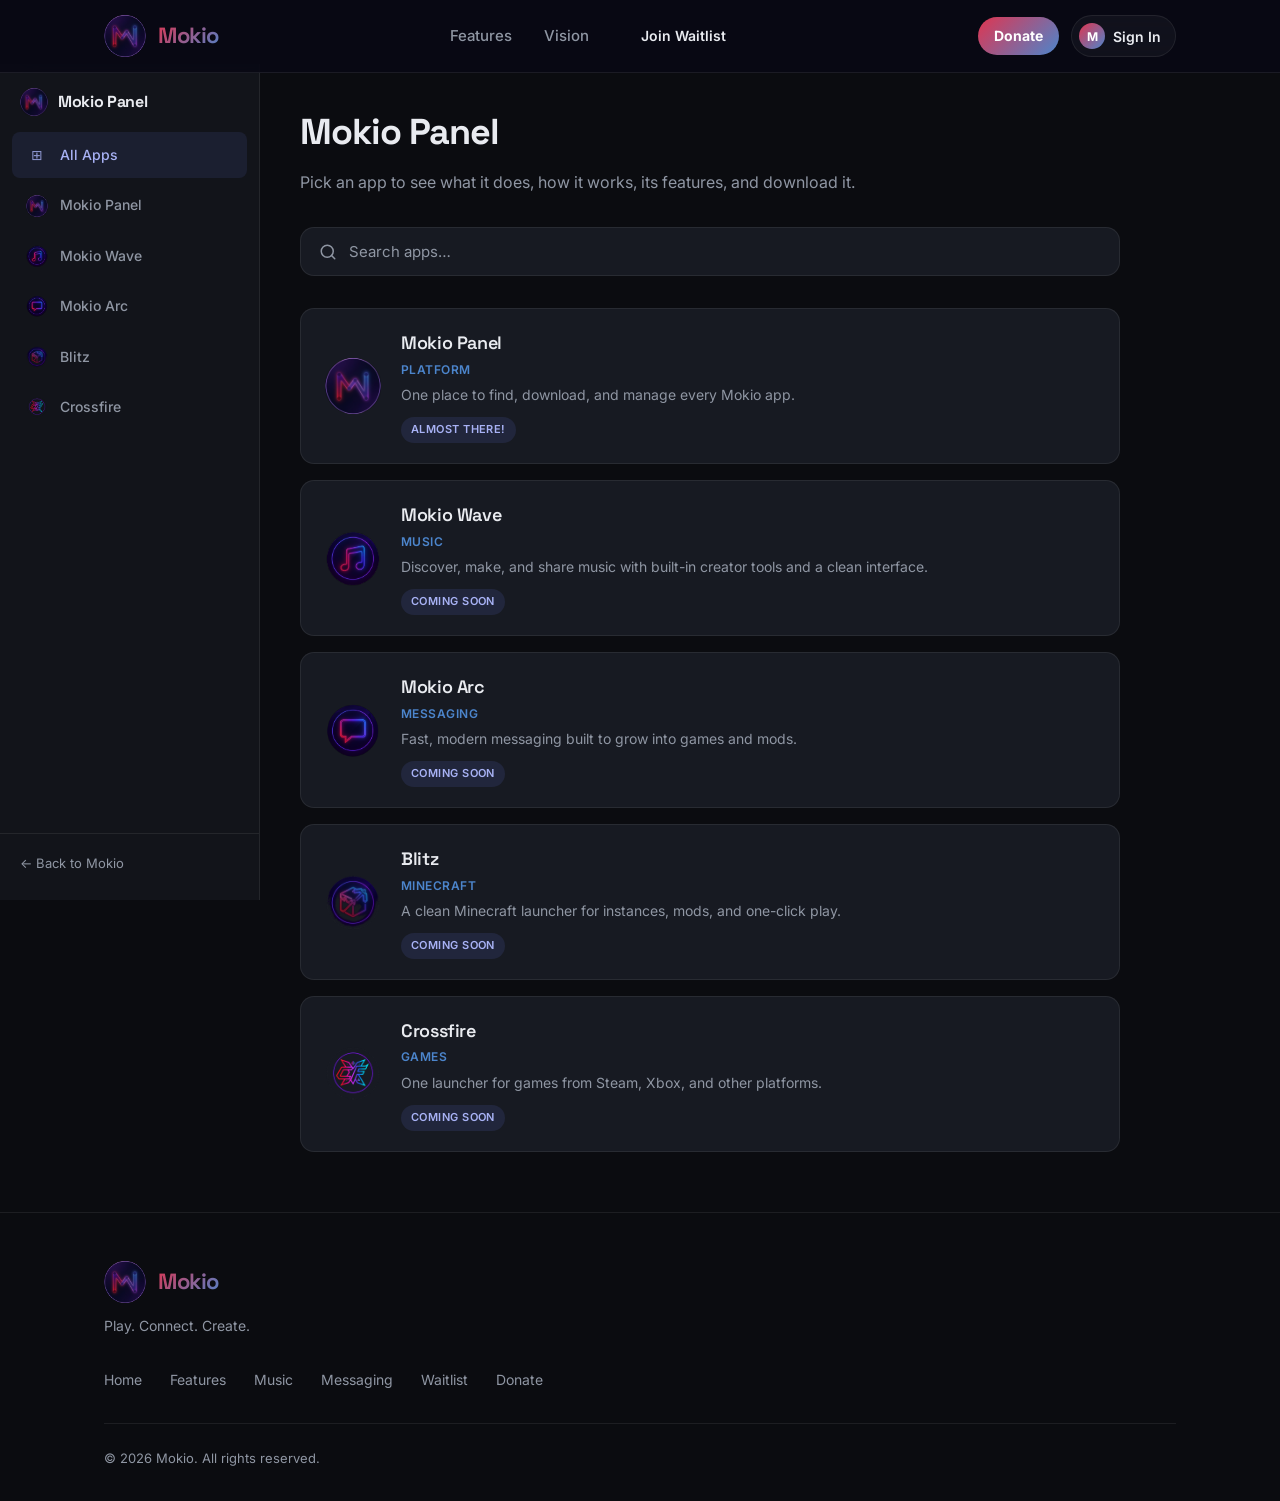
<file: index.html>
<!DOCTYPE html>
<html lang="en">
<head>
  <meta charset="UTF-8">
  <meta name="viewport" content="width=device-width, initial-scale=1.0">
  <title>Mokio Panel — Apps</title>
  <meta name="description" content="Browse and download Mokio apps — Wave and Arc.">
  <link rel="icon" href="images/logo.svg" type="image/svg+xml">
  <link rel="preconnect" href="https://fonts.googleapis.com">
  <link rel="preconnect" href="https://fonts.gstatic.com" crossorigin>
  <link href="https://fonts.googleapis.com/css2?family=Inter:wght@400;500;600;700;800&family=Space+Grotesk:wght@500;600;700&display=swap" rel="stylesheet">
  <link rel="stylesheet" href="styles.css">
</head>
<body class="releases-page">
  <div data-component="header"></div>

  <div class="releases-layout">
    <aside class="releases-sidebar" id="sidebar">
      <div class="sidebar-header">
        <a href="index.html" class="sidebar-title">
          <img src="images/logo.svg" alt="">
          <h2>Mokio Panel</h2>
        </a>
        <button type="button" class="sidebar-close" id="sidebarClose" aria-label="Close sidebar">×</button>
      </div>
      <nav class="sidebar-nav">
        <a href="index.html" class="sidebar-item active"><span class="sidebar-icon">⊞</span>All Apps</a>
        <a href="apps/panel.html" class="sidebar-item"><img src="images/logo.svg" alt="" class="sidebar-app-icon">Mokio Panel</a>
        <a href="apps/wave.html" class="sidebar-item"><img src="images/wave-logo.svg" alt="" class="sidebar-app-icon">Mokio Wave</a>
        <a href="apps/arc.html" class="sidebar-item"><img src="images/arc-logo.svg" alt="" class="sidebar-app-icon">Mokio Arc</a>
        <a href="apps/blitz.html" class="sidebar-item"><img src="images/blitz-logo.png" alt="" class="sidebar-app-icon">Blitz</a>
        <a href="apps/crossfire.html" class="sidebar-item"><img src="images/crossfire-logo.png" alt="" class="sidebar-app-icon">Crossfire</a>
      </nav>
      <div class="sidebar-footer">
        <a href="https://mokio.online" class="sidebar-home-link">← Back to Mokio</a>
      </div>
    </aside>

    <main class="releases-main">
      <button type="button" class="sidebar-menu-btn" id="sidebarOpen">☰ Mokio Panel</button>
      <div class="releases-hero">
        <h1>Mokio Panel</h1>
        <p>Pick an app to see what it does, how it works, its features, and download it.</p>
      </div>

      <div class="search-wrap">
        <div class="search-bar">
          <svg class="search-icon" width="18" height="18" viewBox="0 0 24 24" fill="none" stroke="currentColor" stroke-width="2" stroke-linecap="round" stroke-linejoin="round" aria-hidden="true">
            <circle cx="11" cy="11" r="8"></circle>
            <path d="m21 21-4.3-4.3"></path>
          </svg>
          <input type="search" id="appSearch" placeholder="Search apps…" autocomplete="off" aria-label="Search apps">
          <button type="button" class="search-clear" id="searchClear" aria-label="Clear search" hidden>×</button>
        </div>
      </div>

      <div class="apps-grid" id="appsGrid">
        <a href="apps/panel.html" class="app-card" data-name="mokio panel" data-tag="platform" data-desc="one place to find, download, and manage every mokio app">
          <div class="app-card-icon"><img src="images/logo.svg" alt="Mokio Panel"></div>
          <div class="app-card-body">
            <h3>Mokio Panel</h3>
            <p class="app-tag">Platform</p>
            <p class="app-desc">One place to find, download, and manage every Mokio app.</p>
            <span class="app-status status-soon">Almost there!</span>
          </div>
          <span class="app-card-arrow">→</span>
        </a>
        <a href="apps/wave.html" class="app-card" data-name="mokio wave" data-tag="music" data-desc="discover, make, and share music with built-in creator tools and a clean interface">
          <div class="app-card-icon"><img src="images/wave-logo.svg" alt="Mokio Wave"></div>
          <div class="app-card-body">
            <h3>Mokio Wave</h3>
            <p class="app-tag">Music</p>
            <p class="app-desc">Discover, make, and share music with built-in creator tools and a clean interface.</p>
            <span class="app-status status-soon">Coming Soon</span>
          </div>
          <span class="app-card-arrow">→</span>
        </a>
        <a href="apps/arc.html" class="app-card" data-name="mokio arc" data-tag="messaging" data-desc="fast, modern messaging built to grow into games and mods">
          <div class="app-card-icon"><img src="images/arc-logo.svg" alt="Mokio Arc"></div>
          <div class="app-card-body">
            <h3>Mokio Arc</h3>
            <p class="app-tag">Messaging</p>
            <p class="app-desc">Fast, modern messaging built to grow into games and mods.</p>
            <span class="app-status status-soon">Coming Soon</span>
          </div>
          <span class="app-card-arrow">→</span>
        </a>
        <a href="apps/blitz.html" class="app-card" data-name="blitz minecraft launcher" data-tag="minecraft" data-desc="minecraft launcher with instances, mods, and quick play">
          <div class="app-card-icon"><img src="images/blitz-logo.png" alt="Blitz"></div>
          <div class="app-card-body">
            <h3>Blitz</h3>
            <p class="app-tag">Minecraft</p>
            <p class="app-desc">A clean Minecraft launcher for instances, mods, and one-click play.</p>
            <span class="app-status status-soon">Coming Soon</span>
          </div>
          <span class="app-card-arrow">→</span>
        </a>
        <a href="apps/crossfire.html" class="app-card" data-name="crossfire game launcher steam xbox" data-tag="games" data-desc="unified game launcher for steam xbox and more">
          <div class="app-card-icon"><img src="images/crossfire-logo.png" alt="Crossfire"></div>
          <div class="app-card-body">
            <h3>Crossfire</h3>
            <p class="app-tag">Games</p>
            <p class="app-desc">One launcher for games from Steam, Xbox, and other platforms.</p>
            <span class="app-status status-soon">Coming Soon</span>
          </div>
          <span class="app-card-arrow">→</span>
        </a>
      </div>
      <p class="no-results" id="noResults" hidden>No apps match your search.</p>
    </main>
  </div>

  <div data-component="auth-modal"></div>
  <div data-component="footer"></div>

  <script src="script/components.js"></script>
  <script src="script/script.js"></script>
</body>
</html>
</file>
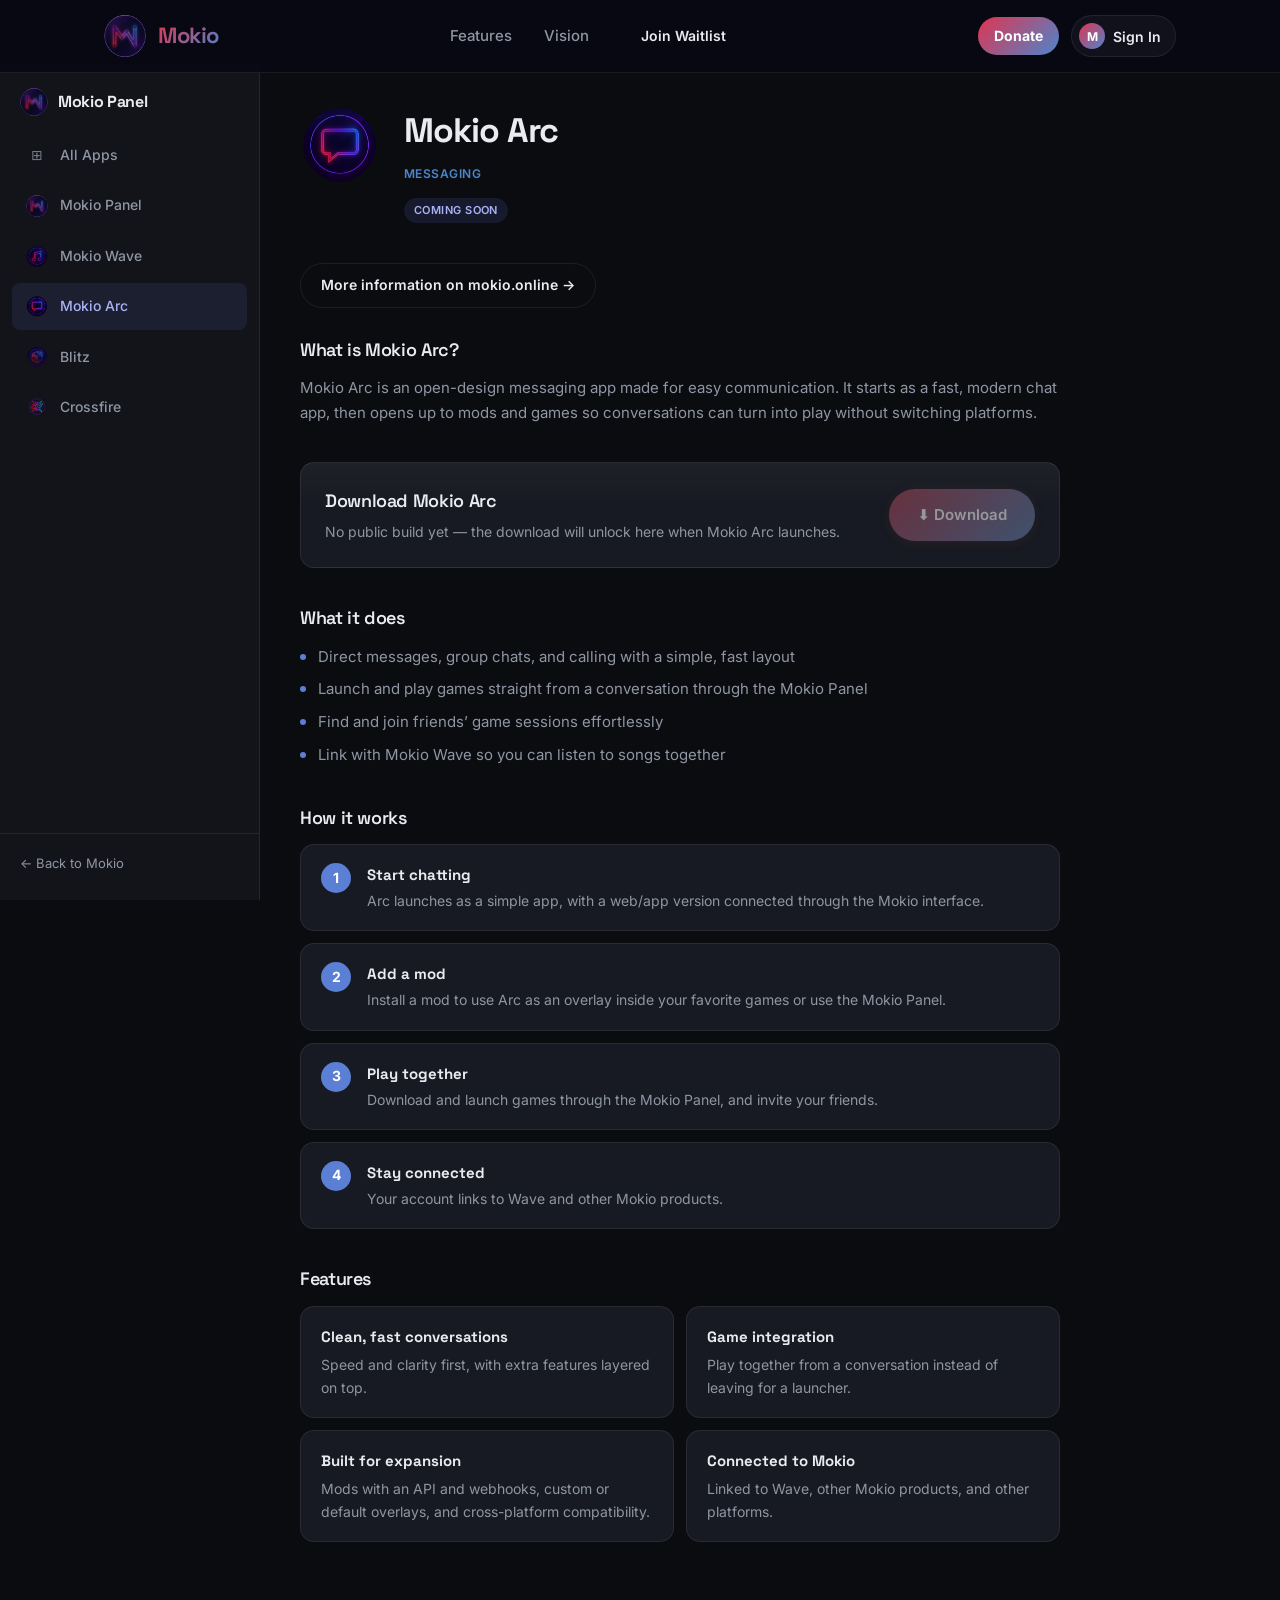
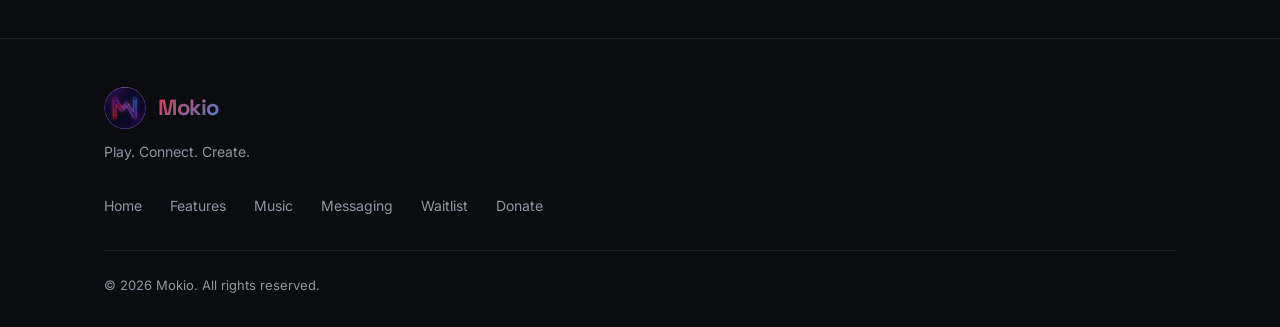
<file: apps/arc.html>
<!DOCTYPE html>
<html lang="en">
<head>
  <meta charset="UTF-8">
  <meta name="viewport" content="width=device-width, initial-scale=1.0">
  <title>Mokio Arc — Mokio Panel</title>
  <meta name="description" content="Mokio Arc — fast, modern messaging built for games and mods. Download from Mokio Panel.">
  <link rel="icon" href="../images/logo.svg" type="image/svg+xml">
  <link rel="preconnect" href="https://fonts.googleapis.com">
  <link rel="preconnect" href="https://fonts.gstatic.com" crossorigin>
  <link href="https://fonts.googleapis.com/css2?family=Inter:wght@400;500;600;700;800&family=Space+Grotesk:wght@500;600;700&display=swap" rel="stylesheet">
  <link rel="stylesheet" href="../styles.css">
</head>
<body class="releases-page">
  <div data-component="header"></div>

  <div class="releases-layout">
    <aside class="releases-sidebar" id="sidebar">
      <div class="sidebar-header">
        <a href="../index.html" class="sidebar-title">
          <img src="../images/logo.svg" alt="">
          <h2>Mokio Panel</h2>
        </a>
        <button type="button" class="sidebar-close" id="sidebarClose" aria-label="Close sidebar">×</button>
      </div>
      <nav class="sidebar-nav">
        <a href="../index.html" class="sidebar-item"><span class="sidebar-icon">⊞</span>All Apps</a>
        <a href="../apps/panel.html" class="sidebar-item"><img src="../images/logo.svg" alt="" class="sidebar-app-icon">Mokio Panel</a>
        <a href="../apps/wave.html" class="sidebar-item"><img src="../images/wave-logo.svg" alt="" class="sidebar-app-icon">Mokio Wave</a>
        <a href="../apps/arc.html" class="sidebar-item active"><img src="../images/arc-logo.svg" alt="" class="sidebar-app-icon">Mokio Arc</a>
        <a href="../apps/blitz.html" class="sidebar-item"><img src="../images/blitz-logo.png" alt="" class="sidebar-app-icon">Blitz</a>
        <a href="../apps/crossfire.html" class="sidebar-item"><img src="../images/crossfire-logo.png" alt="" class="sidebar-app-icon">Crossfire</a>
      </nav>
      <div class="sidebar-footer">
        <a href="https://mokio.online" class="sidebar-home-link">← Back to Mokio</a>
      </div>
    </aside>

    <main class="releases-main">
      <button type="button" class="sidebar-menu-btn" id="sidebarOpen">☰ Mokio Panel</button>
      <div class="app-detail">
        <div class="app-detail-header">
          <div class="app-detail-icon"><img src="../images/arc-logo.svg" alt="Mokio Arc"></div>
          <div class="app-detail-meta">
            <h1>Mokio Arc</h1>
            <p class="app-tag">Messaging</p>
            <span class="app-status status-soon">Coming Soon</span>
          </div>
        </div>

        <p class="more-info-row"><a href="https://www.mokio.online/pages/messaging.html" class="btn btn-secondary btn-small" target="_blank" rel="noopener">More information on mokio.online →</a></p>

        <section class="app-detail-section" id="about">
          <h2>What is Mokio Arc?</h2>
          <p>Mokio Arc is an open-design messaging app made for easy communication. It starts as a fast, modern chat app, then opens up to mods and games so conversations can turn into play without switching platforms.</p>
        </section>

        <section class="app-detail-section" id="download">
          <div class="download-box">
            <div>
              <h2>Download Mokio Arc</h2>
              <p>No public build yet — the download will unlock here when Mokio Arc launches.</p>
            </div>
            <!-- When a build is ready: set href to the file URL and remove class "is-disabled" and aria-disabled -->
            <a href="#" class="btn btn-primary download-btn is-disabled" aria-disabled="true" data-app="arc">⬇ Download</a>
          </div>
        </section>

        <section class="app-detail-section" id="what-it-does">
          <h2>What it does</h2>
          <ul><li>Direct messages, group chats, and calling with a simple, fast layout</li>
            <li>Launch and play games straight from a conversation through the Mokio Panel</li>
            <li>Find and join friends’ game sessions effortlessly</li>
            <li>Link with Mokio Wave so you can listen to songs together</li>
          </ul>
        </section>

        <section class="app-detail-section" id="how-it-works">
          <h2>How it works</h2>
          <div class="steps">
            <div class="step"><div>
              <h3>Start chatting</h3>
              <p>Arc launches as a simple app, with a web/app version connected through the Mokio interface.</p></div></div>
            <div class="step"><div>
              <h3>Add a mod</h3>
              <p>Install a mod to use Arc as an overlay inside your favorite games or use the Mokio Panel.</p></div></div>
            <div class="step"><div>
              <h3>Play together</h3>
              <p>Download and launch games through the Mokio Panel, and invite your friends.</p></div></div>
            <div class="step"><div>
              <h3>Stay connected</h3>
              <p>Your account links to Wave and other Mokio products.</p></div></div>
          </div>
        </section>

        <section class="app-detail-section" id="features">
          <h2>Features</h2>
          <div class="feature-tiles"><div class="feature-tile"><h3>Clean, fast conversations</h3><p>Speed and clarity first, with extra features layered on top.</p></div><div class="feature-tile"><h3>Game integration</h3><p>Play together from a conversation instead of leaving for a launcher.</p></div><div class="feature-tile"><h3>Built for expansion</h3><p>Mods with an API and webhooks, custom or default overlays, and cross-platform compatibility.</p></div><div class="feature-tile"><h3>Connected to Mokio</h3><p>Linked to Wave, other Mokio products, and other platforms.</p></div></div>
        </section>
      </div>
    </main>
  </div>

  <div data-component="auth-modal"></div>
  <div data-component="footer"></div>

  <script src="../script/components.js"></script>
  <script src="../script/script.js"></script>
</body>
</html>
</file>
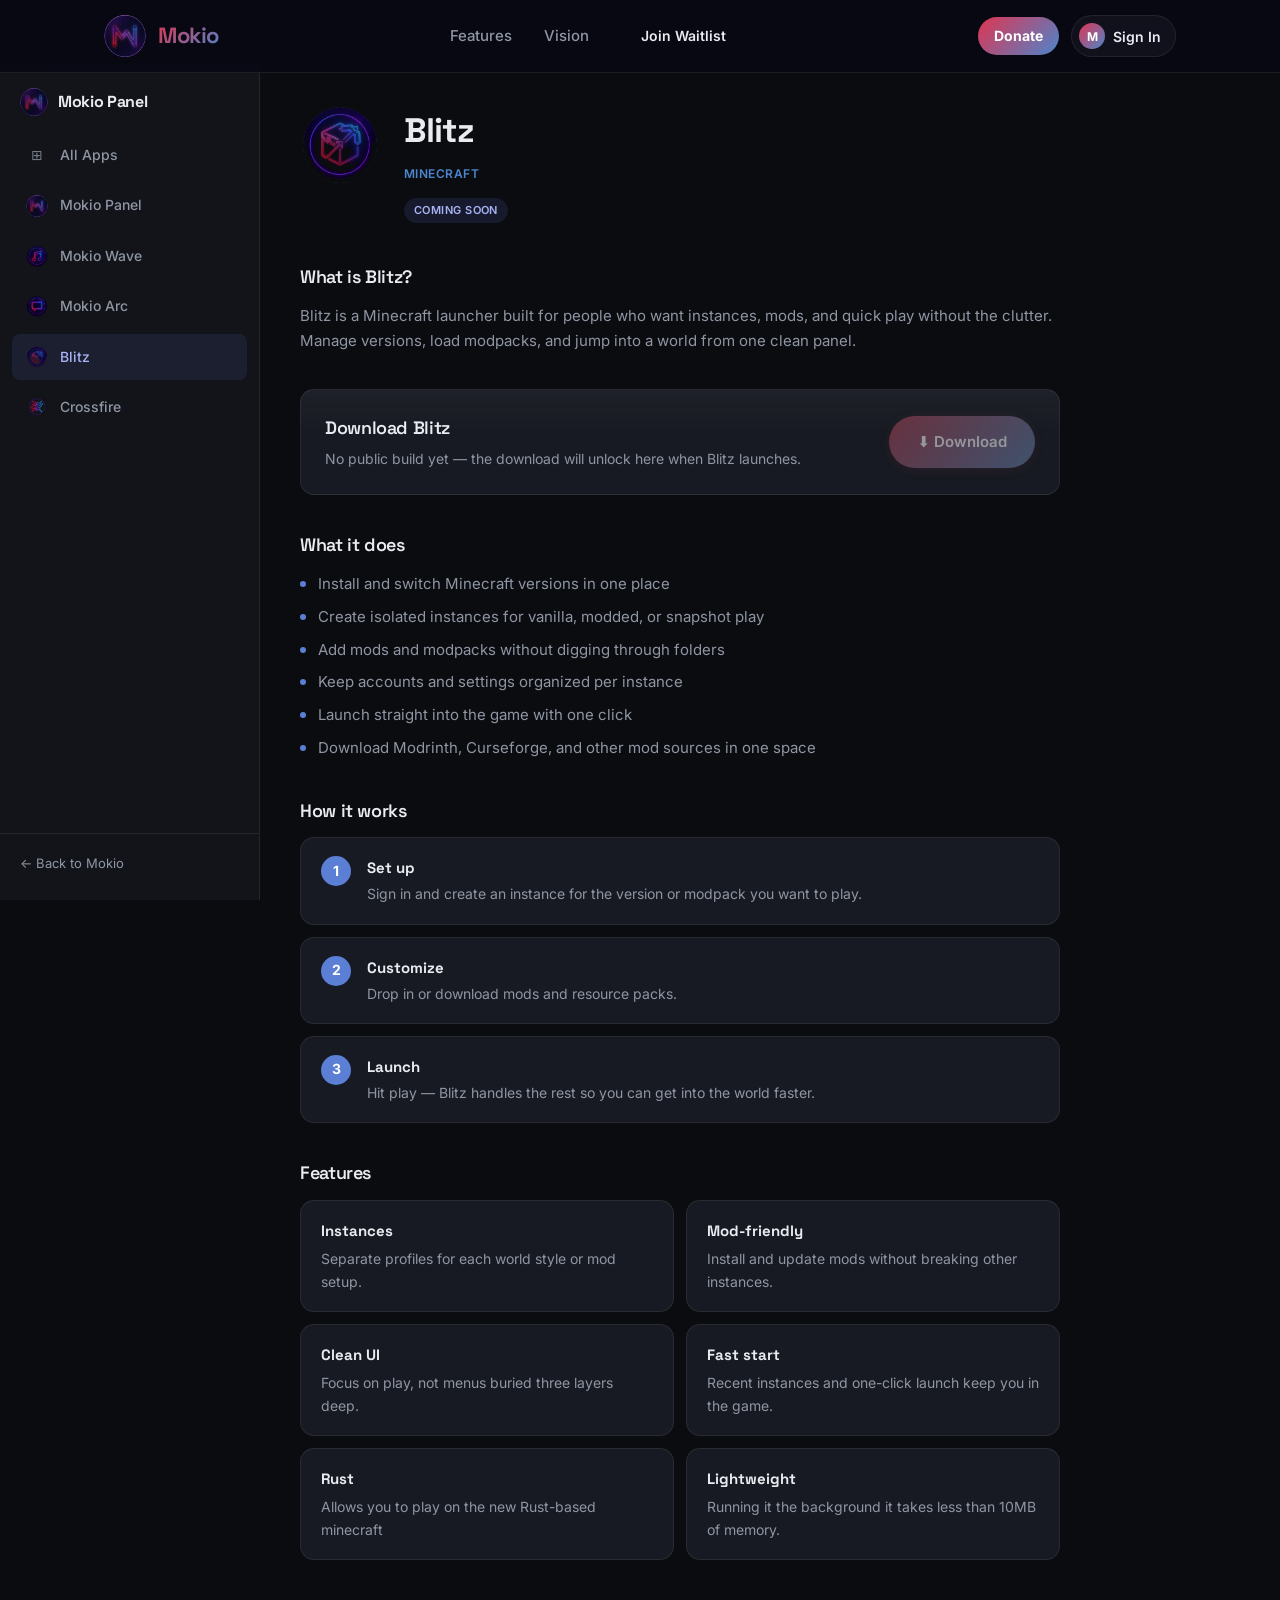
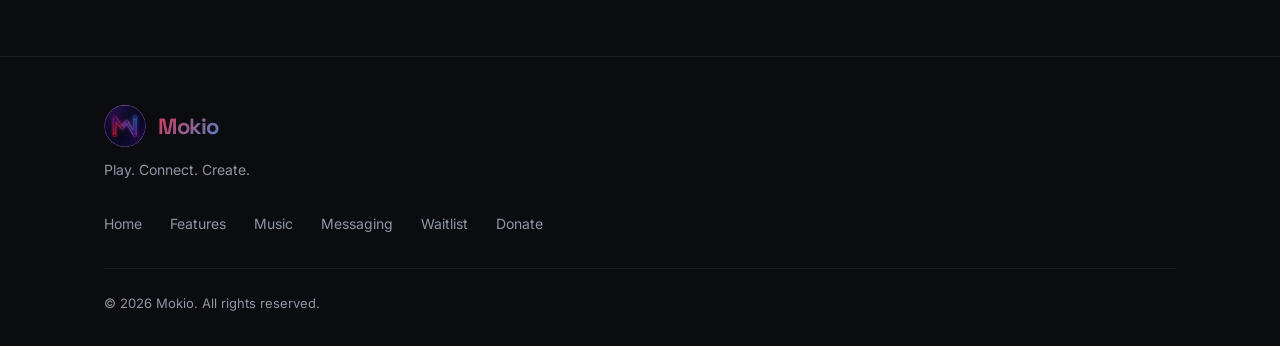
<file: apps/blitz.html>
<!DOCTYPE html>
<html lang="en">
<head>
  <meta charset="UTF-8">
  <meta name="viewport" content="width=device-width, initial-scale=1.0">
  <title>Blitz — Mokio Panel</title>
  <meta name="description" content="Blitz — a clean Minecraft launcher with instances, mods, and quick play.">
  <link rel="icon" href="../images/logo.svg" type="image/svg+xml">
  <link rel="preconnect" href="https://fonts.googleapis.com">
  <link rel="preconnect" href="https://fonts.gstatic.com" crossorigin>
  <link href="https://fonts.googleapis.com/css2?family=Inter:wght@400;500;600;700;800&family=Space+Grotesk:wght@500;600;700&display=swap" rel="stylesheet">
  <link rel="stylesheet" href="../styles.css">
</head>
<body class="releases-page">
  <div data-component="header"></div>

  <div class="releases-layout">
    <aside class="releases-sidebar" id="sidebar">
      <div class="sidebar-header">
        <a href="../index.html" class="sidebar-title">
          <img src="../images/logo.svg" alt="">
          <h2>Mokio Panel</h2>
        </a>
        <button type="button" class="sidebar-close" id="sidebarClose" aria-label="Close sidebar">×</button>
      </div>
      <nav class="sidebar-nav">
        <a href="../index.html" class="sidebar-item"><span class="sidebar-icon">⊞</span>All Apps</a>
        <a href="../apps/panel.html" class="sidebar-item"><img src="../images/logo.svg" alt="" class="sidebar-app-icon">Mokio Panel</a>
        <a href="../apps/wave.html" class="sidebar-item"><img src="../images/wave-logo.svg" alt="" class="sidebar-app-icon">Mokio Wave</a>
        <a href="../apps/arc.html" class="sidebar-item"><img src="../images/arc-logo.svg" alt="" class="sidebar-app-icon">Mokio Arc</a>
        <a href="../apps/blitz.html" class="sidebar-item active"><img src="../images/blitz-logo.png" alt="" class="sidebar-app-icon">Blitz</a>
        <a href="../apps/crossfire.html" class="sidebar-item"><img src="../images/crossfire-logo.png" alt="" class="sidebar-app-icon">Crossfire</a>
      </nav>
      <div class="sidebar-footer">
        <a href="https://mokio.online" class="sidebar-home-link">← Back to Mokio</a>
      </div>
    </aside>

    <main class="releases-main">
      <button type="button" class="sidebar-menu-btn" id="sidebarOpen">☰ Mokio Panel</button>
      <div class="app-detail">
        <div class="app-detail-header">
          <div class="app-detail-icon"><img src="../images/blitz-logo.png" alt="Blitz"></div>
          <div class="app-detail-meta">
            <h1>Blitz</h1>
            <p class="app-tag">Minecraft</p>
            <span class="app-status status-soon">Coming Soon</span>
          </div>
        </div>

        <section class="app-detail-section" id="about">
          <h2>What is Blitz?</h2>
          <p>Blitz is a Minecraft launcher built for people who want instances, mods, and quick play without the clutter. Manage versions, load modpacks, and jump into a world from one clean panel.</p>
        </section>

        <section class="app-detail-section" id="download">
          <div class="download-box">
            <div>
              <h2>Download Blitz</h2>
              <p>No public build yet — the download will unlock here when Blitz launches.</p>
            </div>
            <a href="#" class="btn btn-primary download-btn is-disabled" aria-disabled="true" data-app="blitz">⬇ Download</a>
          </div>
        </section>

        <section class="app-detail-section" id="what-it-does">
          <h2>What it does</h2>
          <ul>
            <li>Install and switch Minecraft versions in one place</li>
            <li>Create isolated instances for vanilla, modded, or snapshot play</li>
            <li>Add mods and modpacks without digging through folders</li>
            <li>Keep accounts and settings organized per instance</li>
            <li>Launch straight into the game with one click</li>
            <li>Download Modrinth, Curseforge, and other mod sources in one space</li>
          </ul>
        </section>

        <section class="app-detail-section" id="how-it-works">
          <h2>How it works</h2>
          <div class="steps">
            <div class="step"><div>
              <h3>Set up</h3>
              <p>Sign in and create an instance for the version or modpack you want to play.</p></div></div>
            <div class="step"><div>
              <h3>Customize</h3>
              <p>Drop in or download mods and resource packs.</p></div></div>
            <div class="step"><div>
              <h3>Launch</h3>
              <p>Hit play — Blitz handles the rest so you can get into the world faster.</p></div></div>
          </div>
        </section>

        <section class="app-detail-section" id="features">
          <h2>Features</h2>
          <div class="feature-tiles">
            <div class="feature-tile"><h3>Instances</h3><p>Separate profiles for each world style or mod setup.</p></div>
            <div class="feature-tile"><h3>Mod-friendly</h3><p>Install and update mods without breaking other instances.</p></div>
            <div class="feature-tile"><h3>Clean UI</h3><p>Focus on play, not menus buried three layers deep.</p></div>
            <div class="feature-tile"><h3>Fast start</h3><p>Recent instances and one-click launch keep you in the game.</p></div>
            <div class="feature-tile"><h3>Rust</h3><p>Allows you to play on the new Rust-based minecraft</p></div>
            <div class="feature-tile"><h3>Lightweight</h3><p>Running it the background it takes less than 10MB of memory.</p></div>
          </div>
        </section>
      </div>
    </main>
  </div>

  <div data-component="auth-modal"></div>
  <div data-component="footer"></div>

  <script src="../script/components.js"></script>
  <script src="../script/script.js"></script>
</body>
</html>
</file>
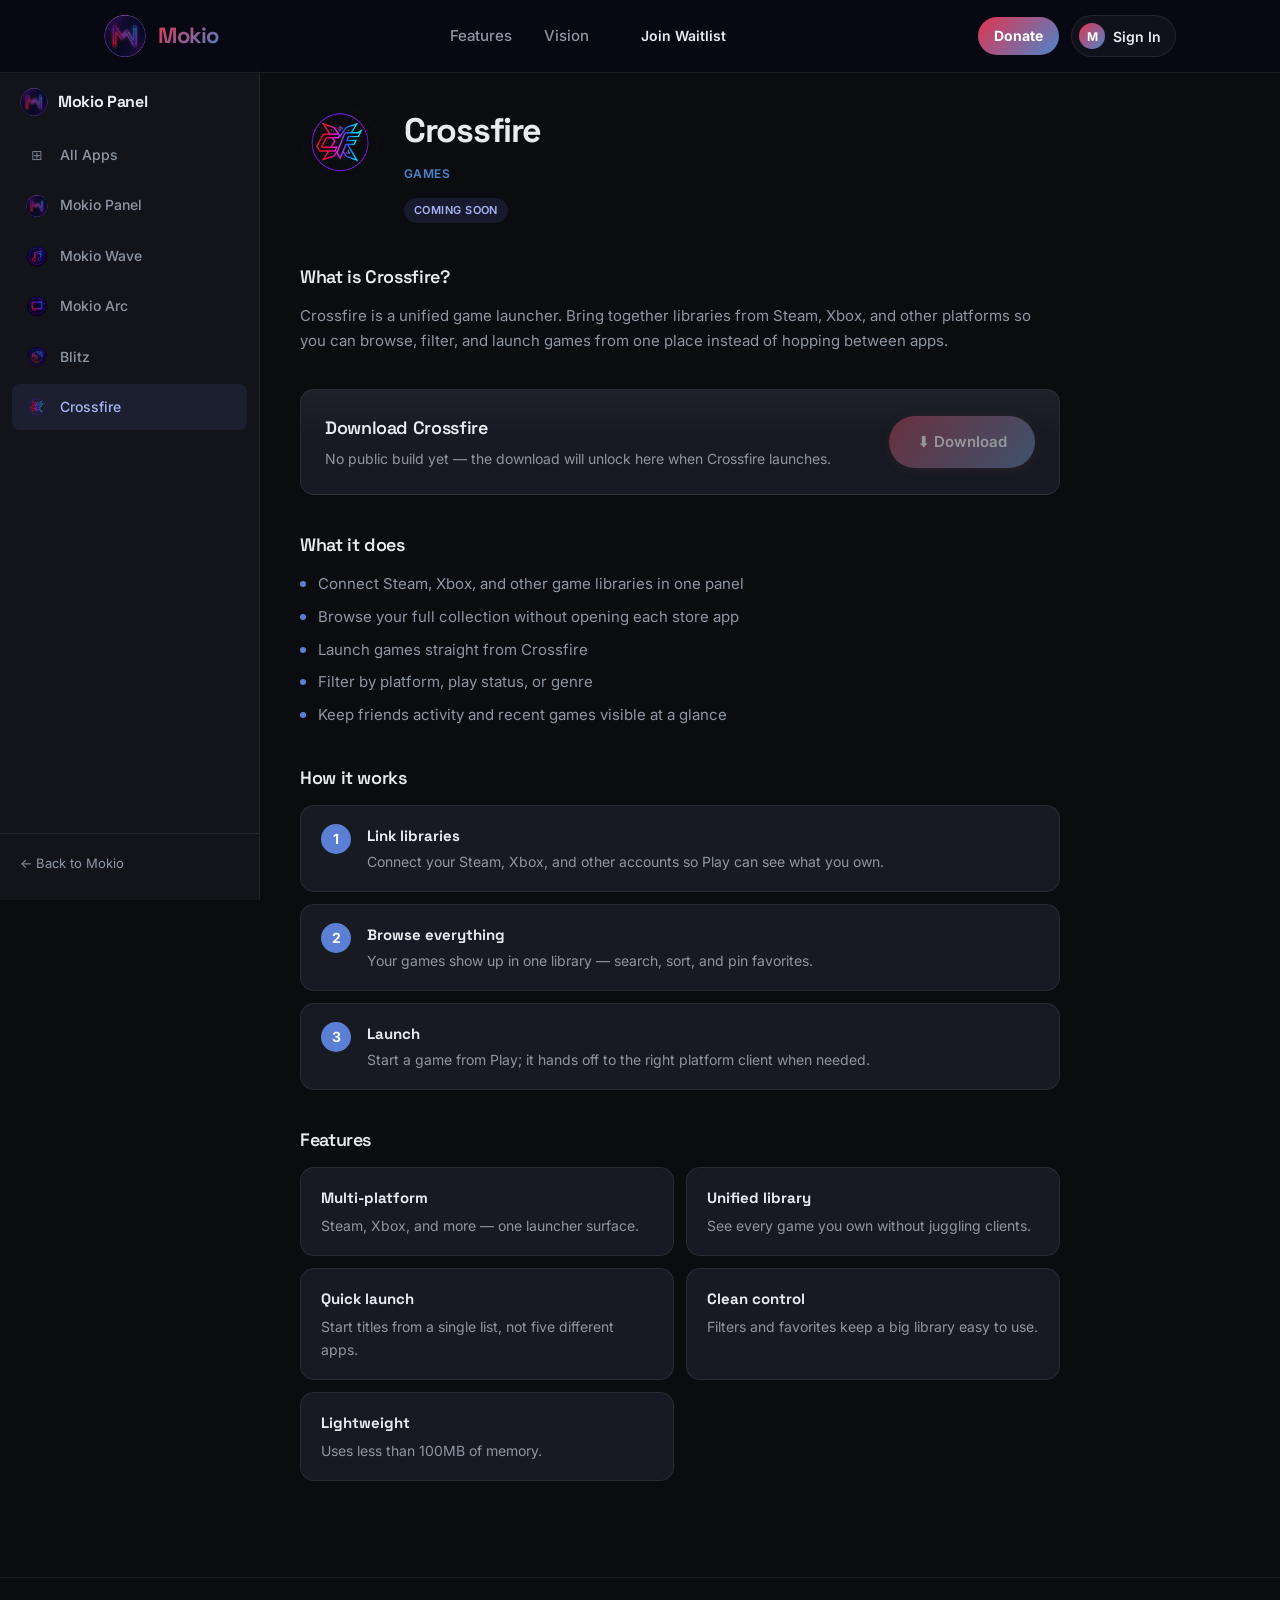
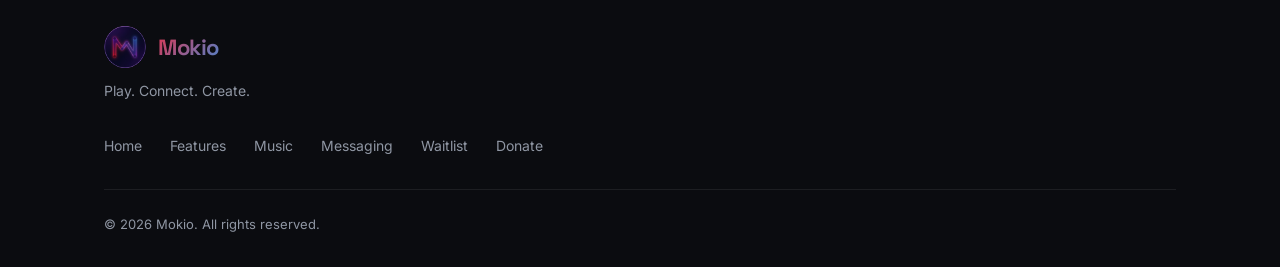
<file: apps/crossfire.html>
<!DOCTYPE html>
<html lang="en">
<head>
  <meta charset="UTF-8">
  <meta name="viewport" content="width=device-width, initial-scale=1.0">
  <title>Crossfire — Mokio Panel</title>
  <meta name="description" content="Crossfire — one launcher for games from Steam, Xbox, and more.">
  <link rel="icon" href="../images/logo.svg" type="image/svg+xml">
  <link rel="preconnect" href="https://fonts.googleapis.com">
  <link rel="preconnect" href="https://fonts.gstatic.com" crossorigin>
  <link href="https://fonts.googleapis.com/css2?family=Inter:wght@400;500;600;700;800&family=Space+Grotesk:wght@500;600;700&display=swap" rel="stylesheet">
  <link rel="stylesheet" href="../styles.css">
</head>
<body class="releases-page">
  <div data-component="header"></div>

  <div class="releases-layout">
    <aside class="releases-sidebar" id="sidebar">
      <div class="sidebar-header">
        <a href="../index.html" class="sidebar-title">
          <img src="../images/logo.svg" alt="">
          <h2>Mokio Panel</h2>
        </a>
        <button type="button" class="sidebar-close" id="sidebarClose" aria-label="Close sidebar">×</button>
      </div>
      <nav class="sidebar-nav">
        <a href="../index.html" class="sidebar-item"><span class="sidebar-icon">⊞</span>All Apps</a>
        <a href="../apps/panel.html" class="sidebar-item"><img src="../images/logo.svg" alt="" class="sidebar-app-icon">Mokio Panel</a>
        <a href="../apps/wave.html" class="sidebar-item"><img src="../images/wave-logo.svg" alt="" class="sidebar-app-icon">Mokio Wave</a>
        <a href="../apps/arc.html" class="sidebar-item"><img src="../images/arc-logo.svg" alt="" class="sidebar-app-icon">Mokio Arc</a>
        <a href="../apps/blitz.html" class="sidebar-item"><img src="../images/blitz-logo.png" alt="" class="sidebar-app-icon">Blitz</a>
        <a href="../apps/crossfire.html" class="sidebar-item active"><img src="../images/crossfire-logo.png" alt="" class="sidebar-app-icon">Crossfire</a>
      </nav>
      <div class="sidebar-footer">
        <a href="https://mokio.online" class="sidebar-home-link">← Back to Mokio</a>
      </div>
    </aside>

    <main class="releases-main">
      <button type="button" class="sidebar-menu-btn" id="sidebarOpen">☰ Mokio Panel</button>
      <div class="app-detail">
        <div class="app-detail-header">
          <div class="app-detail-icon"><img src="../images/crossfire-logo.png" alt="Crossfire"></div>
          <div class="app-detail-meta">
            <h1>Crossfire</h1>
            <p class="app-tag">Games</p>
            <span class="app-status status-soon">Coming Soon</span>
          </div>
        </div>

        <section class="app-detail-section" id="about">
          <h2>What is Crossfire?</h2>
          <p>Crossfire is a unified game launcher. Bring together libraries from Steam, Xbox, and other platforms so you can browse, filter, and launch games from one place instead of hopping between apps.</p>
        </section>

        <section class="app-detail-section" id="download">
          <div class="download-box">
            <div>
              <h2>Download Crossfire</h2>
              <p>No public build yet — the download will unlock here when Crossfire launches.</p>
            </div>
            <a href="#" class="btn btn-primary download-btn is-disabled" aria-disabled="true" data-app="crossfire">⬇ Download</a>
          </div>
        </section>

        <section class="app-detail-section" id="what-it-does">
          <h2>What it does</h2>
          <ul>
            <li>Connect Steam, Xbox, and other game libraries in one panel</li>
            <li>Browse your full collection without opening each store app</li>
            <li>Launch games straight from Crossfire</li>
            <li>Filter by platform, play status, or genre</li>
            <li>Keep friends activity and recent games visible at a glance</li>
          </ul>
        </section>

        <section class="app-detail-section" id="how-it-works">
          <h2>How it works</h2>
          <div class="steps">
            <div class="step"><div>
              <h3>Link libraries</h3>
              <p>Connect your Steam, Xbox, and other accounts so Play can see what you own.</p></div></div>
            <div class="step"><div>
              <h3>Browse everything</h3>
              <p>Your games show up in one library — search, sort, and pin favorites.</p></div></div>
            <div class="step"><div>
              <h3>Launch</h3>
              <p>Start a game from Play; it hands off to the right platform client when needed.</p></div></div>
          </div>
        </section>

        <section class="app-detail-section" id="features">
          <h2>Features</h2>
          <div class="feature-tiles">
            <div class="feature-tile"><h3>Multi-platform</h3><p>Steam, Xbox, and more — one launcher surface.</p></div>
            <div class="feature-tile"><h3>Unified library</h3><p>See every game you own without juggling clients.</p></div>
            <div class="feature-tile"><h3>Quick launch</h3><p>Start titles from a single list, not five different apps.</p></div>
            <div class="feature-tile"><h3>Clean control</h3><p>Filters and favorites keep a big library easy to use.</p></div>
            <div class="feature-tile"><h3>Lightweight</h3><p>Uses less than 100MB of memory.</p></div>
          </div>
        </section>
      </div>
    </main>
  </div>

  <div data-component="auth-modal"></div>
  <div data-component="footer"></div>

  <script src="../script/components.js"></script>
  <script src="../script/script.js"></script>
</body>
</html>
</file>
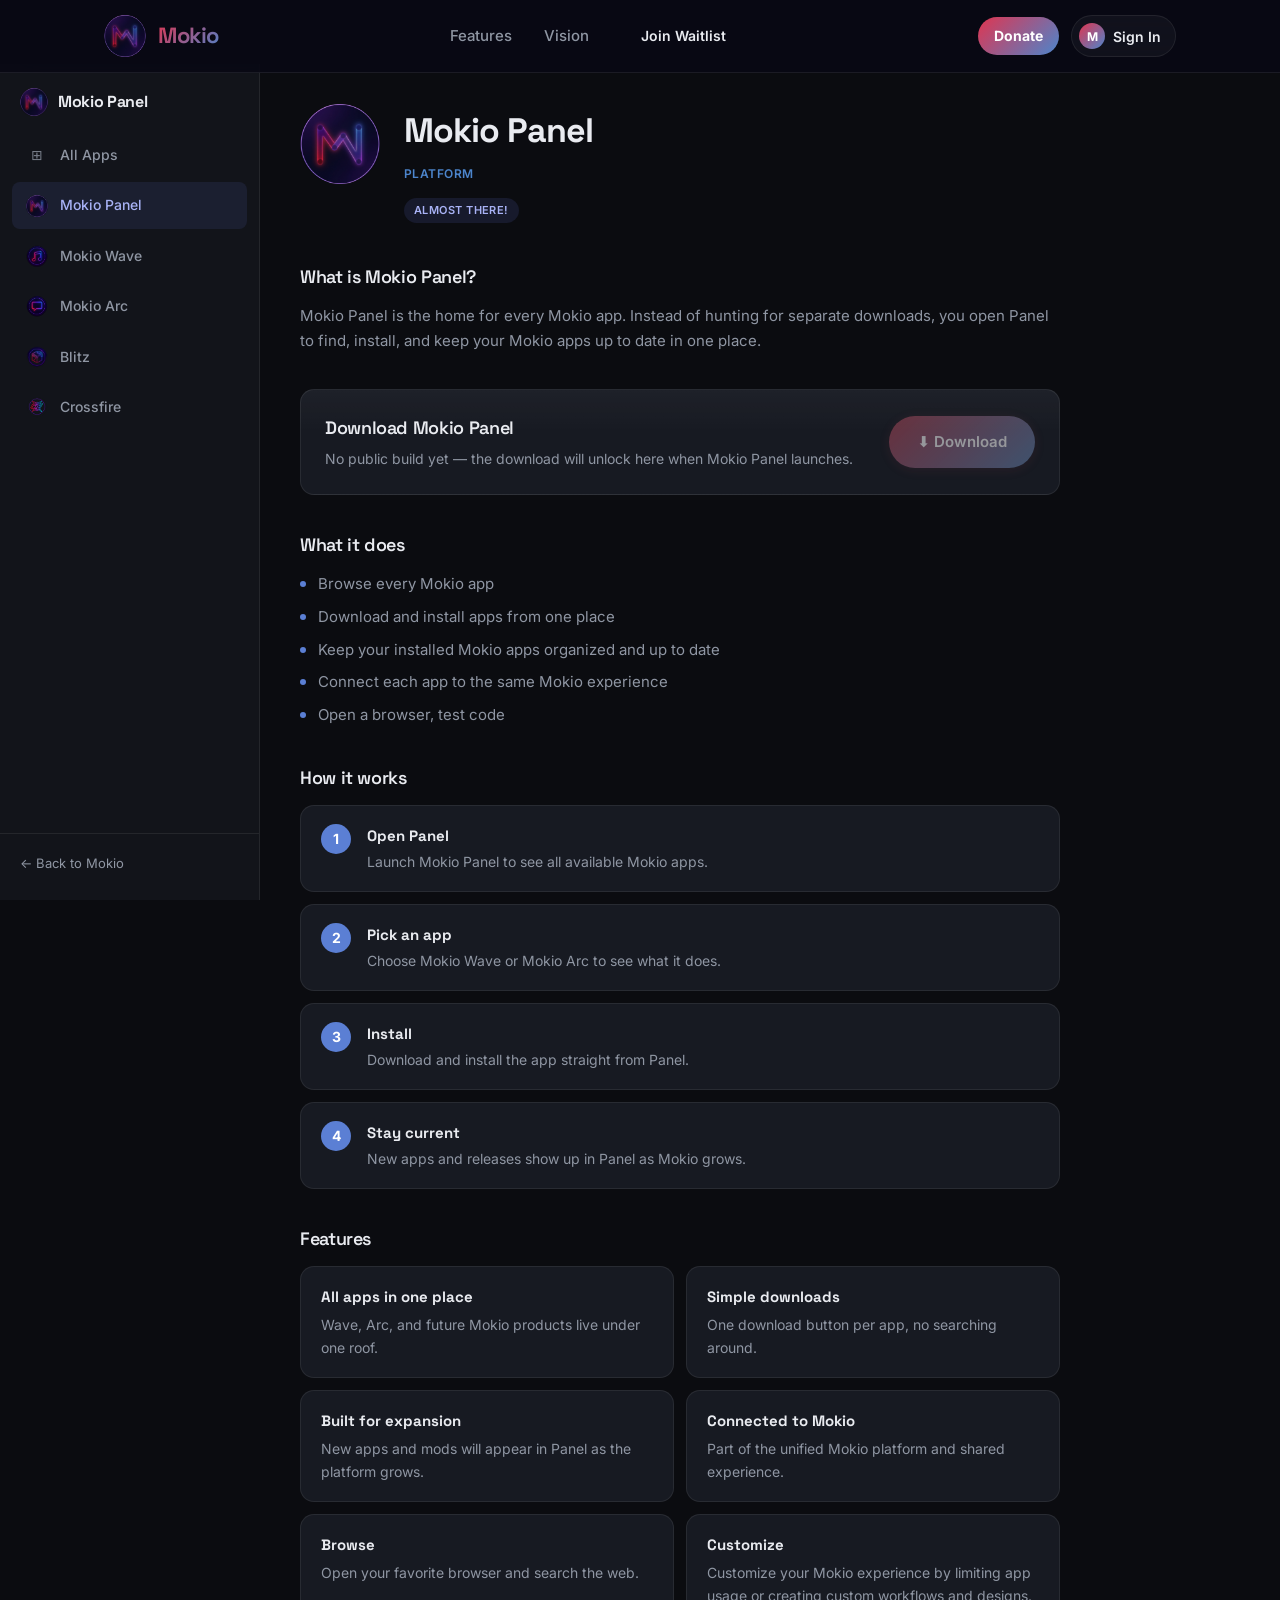
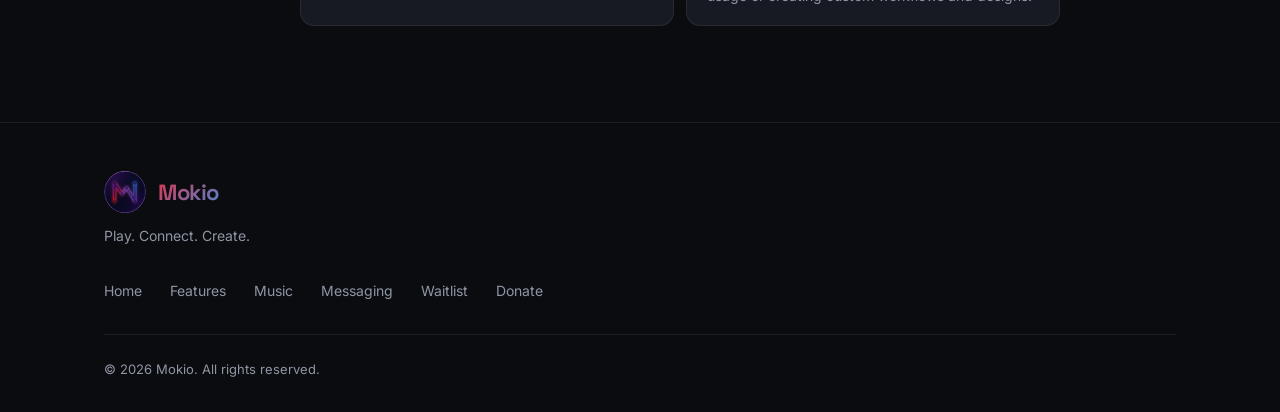
<file: apps/panel.html>
<!DOCTYPE html>
<html lang="en">
<head>
  <meta charset="UTF-8">
  <meta name="viewport" content="width=device-width, initial-scale=1.0">
  <title>Mokio Panel — Mokio Panel</title>
  <meta name="description" content="Mokio Panel — one place to find, download, and manage every Mokio app.">
  <link rel="icon" href="../images/logo.svg" type="image/svg+xml">
  <link rel="preconnect" href="https://fonts.googleapis.com">
  <link rel="preconnect" href="https://fonts.gstatic.com" crossorigin>
  <link href="https://fonts.googleapis.com/css2?family=Inter:wght@400;500;600;700;800&family=Space+Grotesk:wght@500;600;700&display=swap" rel="stylesheet">
  <link rel="stylesheet" href="../styles.css">
</head>
<body class="releases-page">
  <div data-component="header"></div>

  <div class="releases-layout">
    <aside class="releases-sidebar" id="sidebar">
      <div class="sidebar-header">
        <a href="../index.html" class="sidebar-title">
          <img src="../images/logo.svg" alt="">
          <h2>Mokio Panel</h2>
        </a>
        <button type="button" class="sidebar-close" id="sidebarClose" aria-label="Close sidebar">×</button>
      </div>
      <nav class="sidebar-nav">
        <a href="../index.html" class="sidebar-item"><span class="sidebar-icon">⊞</span>All Apps</a>
        <a href="../apps/panel.html" class="sidebar-item active"><img src="../images/logo.svg" alt="" class="sidebar-app-icon">Mokio Panel</a>
        <a href="../apps/wave.html" class="sidebar-item"><img src="../images/wave-logo.svg" alt="" class="sidebar-app-icon">Mokio Wave</a>
        <a href="../apps/arc.html" class="sidebar-item"><img src="../images/arc-logo.svg" alt="" class="sidebar-app-icon">Mokio Arc</a>
        <a href="../apps/blitz.html" class="sidebar-item"><img src="../images/blitz-logo.png" alt="" class="sidebar-app-icon">Blitz</a>
        <a href="../apps/crossfire.html" class="sidebar-item"><img src="../images/crossfire-logo.png" alt="" class="sidebar-app-icon">Crossfire</a>
      </nav>
      <div class="sidebar-footer">
        <a href="https://mokio.online" class="sidebar-home-link">← Back to Mokio</a>
      </div>
    </aside>

    <main class="releases-main">
      <button type="button" class="sidebar-menu-btn" id="sidebarOpen">☰ Mokio Panel</button>
      <div class="app-detail">
        <div class="app-detail-header">
          <div class="app-detail-icon"><img src="../images/logo.svg" alt="Mokio Panel"></div>
          <div class="app-detail-meta">
            <h1>Mokio Panel</h1>
            <p class="app-tag">Platform</p>
            <span class="app-status status-soon">Almost there!</span>
          </div>
        </div>


        <section class="app-detail-section" id="about">
          <h2>What is Mokio Panel?</h2>
          <p>Mokio Panel is the home for every Mokio app. Instead of hunting for separate downloads, you open Panel to find, install, and keep your Mokio apps up to date in one place.</p>
        </section>

        <section class="app-detail-section" id="download">
          <div class="download-box">
            <div>
              <h2>Download Mokio Panel</h2>
              <p>No public build yet — the download will unlock here when Mokio Panel launches.</p>
            </div>
            <!-- When a build is ready: set href to the file URL and remove class "is-disabled" and aria-disabled -->
            <a href="#" class="btn btn-primary download-btn is-disabled" aria-disabled="true" data-app="panel">⬇ Download</a>
          </div>
        </section>

        <section class="app-detail-section" id="what-it-does">
          <h2>What it does</h2>
          <ul>
            <li>Browse every Mokio app</li>
            <li>Download and install apps from one place</li>
            <li>Keep your installed Mokio apps organized and up to date</li>
            <li>Connect each app to the same Mokio experience</li>
            <li>Open a browser, test code</li>
          </ul>
        </section>

        <section class="app-detail-section" id="how-it-works">
          <h2>How it works</h2>
          <div class="steps"><div class="step">
            <div>
            <h3>Open Panel</h3>
            <p>Launch Mokio Panel to see all available Mokio apps.</p></div></div>
        <div class="step"><div>
          <h3>Pick an app</h3>
          <p>Choose Mokio Wave or Mokio Arc to see what it does.</p></div></div>
          <div class="step"><div>
            <h3>Install</h3>
            <p>Download and install the app straight from Panel.</p></div></div>
          <div class="step"><div>
            <h3>Stay current</h3>
            <p>New apps and releases show up in Panel as Mokio grows.</p></div></div></div>
        </section>

        <section class="app-detail-section" id="features">
          <h2>Features</h2>
          <div class="feature-tiles">
            <div class="feature-tile">
              <h3>All apps in one place</h3>
              <p>Wave, Arc, and future Mokio products live under one roof.</p></div>
            <div class="feature-tile">
              <h3>Simple downloads</h3>
              <p>One download button per app, no searching around.</p></div>
            <div class="feature-tile">
              <h3>Built for expansion</h3>
              <p>New apps and mods will appear in Panel as the platform grows.</p></div>
            <div class="feature-tile">
              <h3>Connected to Mokio</h3>
              <p>Part of the unified Mokio platform and shared experience.</p></div>
            <div class="feature-tile">
              <h3>Browse</h3>
              <p>Open your favorite browser and search the web.</p></div>
            <div class="feature-tile">
              <h3>Customize</h3>
              <p>Customize your Mokio experience by limiting app usage or creating custom workflows and designs.</p>
            </div>
          </div>
        </section>
      </div>
    </main>
  </div>

  <div data-component="auth-modal"></div>
  <div data-component="footer"></div>

  <script src="../script/components.js"></script>
  <script src="../script/script.js"></script>
</body>
</html>
</file>
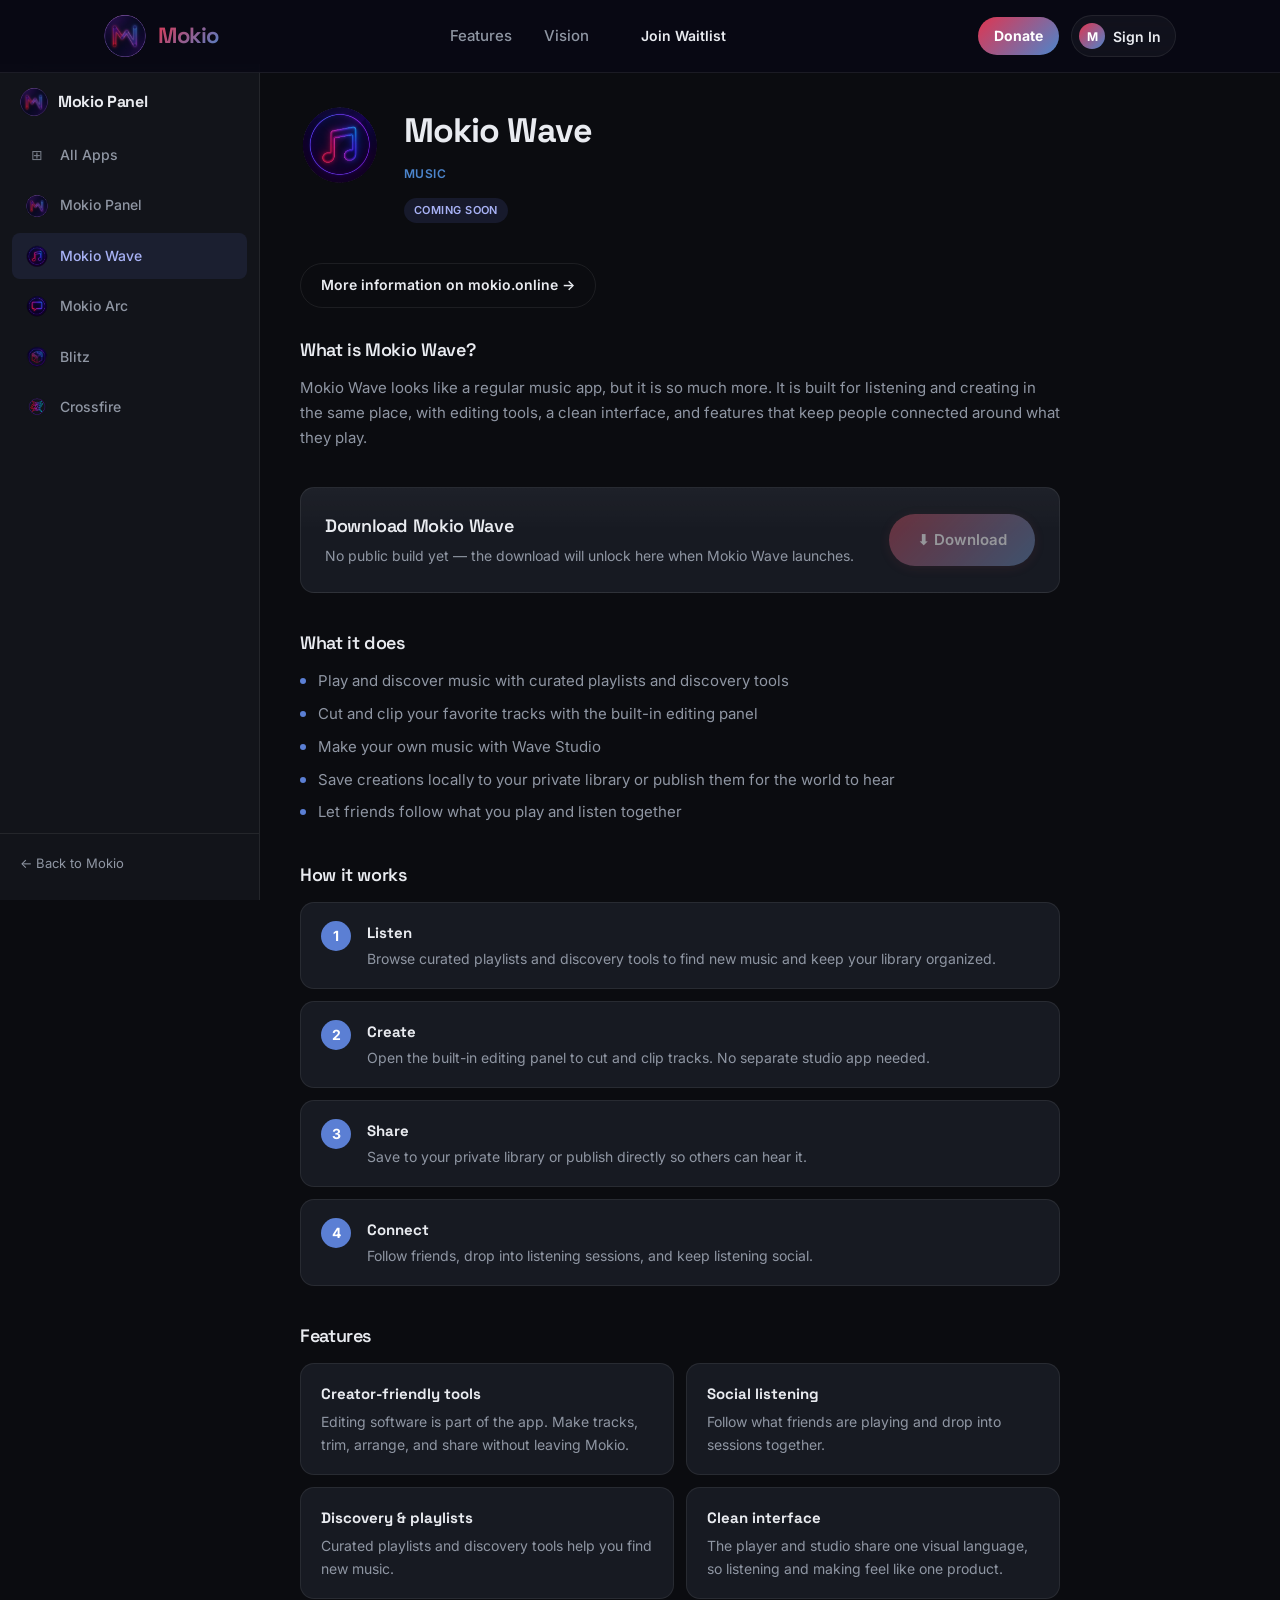
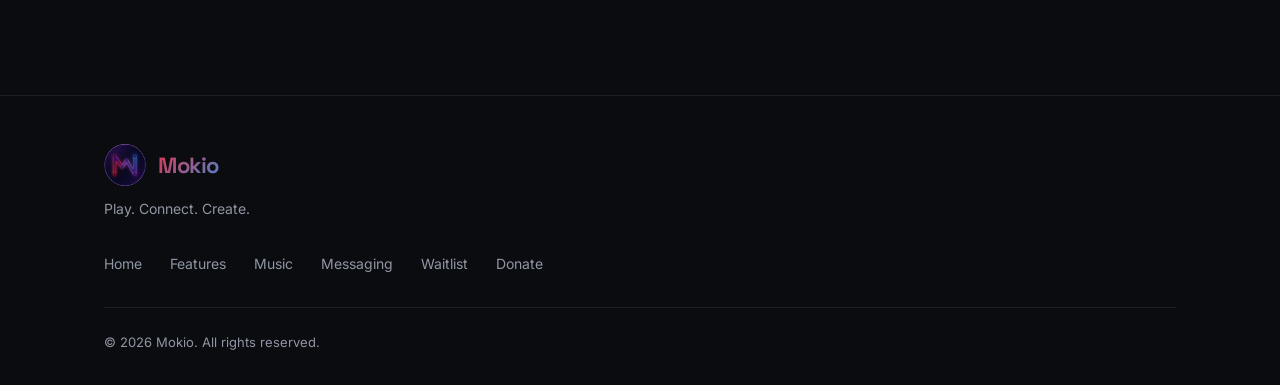
<file: apps/wave.html>
<!DOCTYPE html>
<html lang="en">
<head>
  <meta charset="UTF-8">
  <meta name="viewport" content="width=device-width, initial-scale=1.0">
  <title>Mokio Wave — Mokio Panel</title>
  <meta name="description" content="Mokio Wave — discover, make, and share music. Download from Mokio Panel.">
  <link rel="icon" href="../images/logo.svg" type="image/svg+xml">
  <link rel="preconnect" href="https://fonts.googleapis.com">
  <link rel="preconnect" href="https://fonts.gstatic.com" crossorigin>
  <link href="https://fonts.googleapis.com/css2?family=Inter:wght@400;500;600;700;800&family=Space+Grotesk:wght@500;600;700&display=swap" rel="stylesheet">
  <link rel="stylesheet" href="../styles.css">
</head>
<body class="releases-page">
  <div data-component="header"></div>

  <div class="releases-layout">
    <aside class="releases-sidebar" id="sidebar">
      <div class="sidebar-header">
        <a href="../index.html" class="sidebar-title">
          <img src="../images/logo.svg" alt="">
          <h2>Mokio Panel</h2>
        </a>
        <button type="button" class="sidebar-close" id="sidebarClose" aria-label="Close sidebar">×</button>
      </div>
      <nav class="sidebar-nav">
        <a href="../index.html" class="sidebar-item"><span class="sidebar-icon">⊞</span>All Apps</a>
        <a href="../apps/panel.html" class="sidebar-item"><img src="../images/logo.svg" alt="" class="sidebar-app-icon">Mokio Panel</a>
        <a href="../apps/wave.html" class="sidebar-item active"><img src="../images/wave-logo.svg" alt="" class="sidebar-app-icon">Mokio Wave</a>
        <a href="../apps/arc.html" class="sidebar-item"><img src="../images/arc-logo.svg" alt="" class="sidebar-app-icon">Mokio Arc</a>
        <a href="../apps/blitz.html" class="sidebar-item"><img src="../images/blitz-logo.png" alt="" class="sidebar-app-icon">Blitz</a>
        <a href="../apps/crossfire.html" class="sidebar-item"><img src="../images/crossfire-logo.png" alt="" class="sidebar-app-icon">Crossfire</a>
      </nav>
      <div class="sidebar-footer">
        <a href="https://mokio.online" class="sidebar-home-link">← Back to Mokio</a>
      </div>
    </aside>

    <main class="releases-main">
      <button type="button" class="sidebar-menu-btn" id="sidebarOpen">☰ Mokio Panel</button>
      <div class="app-detail">
        <div class="app-detail-header">
          <div class="app-detail-icon"><img src="../images/wave-logo.svg" alt="Mokio Wave"></div>
          <div class="app-detail-meta">
            <h1>Mokio Wave</h1>
            <p class="app-tag">Music</p>
            <span class="app-status status-soon">Coming Soon</span>
          </div>
        </div>

        <p class="more-info-row"><a href="https://www.mokio.online/pages/music.html" class="btn btn-secondary btn-small" target="_blank" rel="noopener">More information on mokio.online →</a></p>

        <section class="app-detail-section" id="about">
          <h2>What is Mokio Wave?</h2>
          <p>Mokio Wave looks like a regular music app, but it is so much more. It is built for listening and creating in the same place, with editing tools, a clean interface, and features that keep people connected around what they play.</p>
        </section>

        <section class="app-detail-section" id="download">
          <div class="download-box">
            <div>
              <h2>Download Mokio Wave</h2>
              <p>No public build yet — the download will unlock here when Mokio Wave launches.</p>
            </div>
            <!-- When a build is ready: set href to the file URL and remove class "is-disabled" and aria-disabled -->
            <a href="#" class="btn btn-primary download-btn is-disabled" aria-disabled="true" data-app="wave">⬇ Download</a>
          </div>
        </section>

        <section class="app-detail-section" id="what-it-does">
          <h2>What it does</h2>
          <ul>
            <li>Play and discover music with curated playlists and discovery tools</li>
            <li>Cut and clip your favorite tracks with the built-in editing panel</li>
            <li>Make your own music with Wave Studio</li>
            <li>Save creations locally to your private library or publish them for the world to hear</li>
            <li>Let friends follow what you play and listen together</li>
          </ul>
        </section>

        <section class="app-detail-section" id="how-it-works">
          <h2>How it works</h2>
          <div class="steps">
            <div class="step"><div>
              <h3>Listen</h3>
              <p>Browse curated playlists and discovery tools to find new music and keep your library organized.</p></div></div>
            <div class="step"><div>
              <h3>Create</h3>
              <p>Open the built-in editing panel to cut and clip tracks. No separate studio app needed.</p></div></div>
            <div class="step"><div>
              <h3>Share</h3>
              <p>Save to your private library or publish directly so others can hear it.</p></div></div>
            <div class="step"><div>
              <h3>Connect</h3>
              <p>Follow friends, drop into listening sessions, and keep listening social.</p></div></div>
          </div>
        </section>

        <section class="app-detail-section" id="features">
          <h2>Features</h2>
          <div class="feature-tiles">
            <div class="feature-tile">
              <h3>Creator-friendly tools</h3>
              <p>Editing software is part of the app. Make tracks, trim, arrange, and share without leaving Mokio.</p></div>
            <div class="feature-tile">
              <h3>Social listening</h3>
              <p>Follow what friends are playing and drop into sessions together.</p></div>
            <div class="feature-tile">
              <h3>Discovery & playlists</h3>
              <p>Curated playlists and discovery tools help you find new music.</p></div>
            <div class="feature-tile">
              <h3>Clean interface</h3>
              <p>The player and studio share one visual language, so listening and making feel like one product.</p></div></div>
        </section>

      </div>
    </main>
  </div>

  <div data-component="auth-modal"></div>
  <div data-component="footer"></div>

  <script src="../script/components.js"></script>
  <script src="../script/script.js"></script>
</body>
</html>
</file>
<file: styles.css>
/* ===== Base & Reset ===== */

*, *::before, *::after {
  box-sizing: border-box;
  margin: 0;
  padding: 0;
}

:root {
  --bg: #0b0c10;
  --bg-elevated: #12141a;
  --bg-card: #171a22;
  --text: #e9ebf0;
  --text-muted: #8f96a3;
  --accent: #5b7fd4;
  --accent-2: #4c85cc;
  --accent-gradient: linear-gradient(135deg, #e03550 0%, #4c85cc 100%);
  --title-gradient: linear-gradient(135deg, #e03550 0%, #4c85cc 100%);
  --border: rgba(255, 255, 255, 0.075);
  --radius: 14px;
  --radius-sm: 8px;
  --shadow: 0 16px 48px rgba(0, 0, 0, 0.35);
  --font: 'Inter', system-ui, -apple-system, sans-serif;
  --font-display: 'Space Grotesk', 'Inter', sans-serif;
}

html {
  scroll-behavior: smooth;
}

body {

  font-family: var(--font);

  background: var(--bg);

  color: var(--text);

  line-height: 1.6;

  -webkit-font-smoothing: antialiased;

}



img {

  max-width: 100%;

  display: block;

}



a {

  color: inherit;

  text-decoration: none;

}



ul {

  list-style: none;

}



.container {
  width: 100%;
  max-width: 1120px;
  margin: 0 auto;
  padding: 0 24px;
}



/* ===== Buttons ===== */

.btn {

  display: inline-flex;

  align-items: center;

  justify-content: center;

  gap: 8px;

  padding: 14px 28px;

  font-weight: 600;

  font-size: 15px;

  border-radius: 999px;

  border: none;

  cursor: pointer;

  transition: all 0.2s ease;

  font-family: inherit;

}



.btn-primary {

  background: var(--title-gradient);

  color: #fff;

  box-shadow: 0 2px 12px rgba(224, 53, 80, 0.22);

}



.btn-primary:hover {

  transform: translateY(-2px);

  box-shadow: 0 4px 18px rgba(76, 133, 204, 0.28);

}



.btn-secondary {

  background: transparent;

  color: var(--text);

  border: 1px solid var(--border);

}



.btn-secondary:hover {

  background: rgba(255, 255, 255, 0.05);

  border-color: rgba(255, 255, 255, 0.15);

}



.btn-small {

  padding: 10px 20px;

  font-size: 14px;

}



/* ===== Navigation ===== */

.nav {

  position: fixed;

  top: 0;

  left: 0;

  right: 0;

  z-index: 100;

  background: rgba(8, 8, 20, 0.8);

  backdrop-filter: blur(20px);

  border-bottom: 1px solid var(--border);

}



.nav-inner {

  display: flex;

  align-items: center;

  justify-content: space-between;

  height: 72px;

}



.logo {

  display: flex;

  align-items: center;

  gap: 12px;

  font-family: var(--font-display);

  font-weight: 700;

  font-size: 22px;

  letter-spacing: -0.02em;

}



.logo-img {

  width: 42px;

  height: 42px;

  border-radius: 11px;

  display: block;

  flex-shrink: 0;

  object-fit: contain;

}



.logo-text {

  background: var(--title-gradient);

  -webkit-background-clip: text;

  -webkit-text-fill-color: transparent;

  background-clip: text;

  font-weight: 700;

}



.nav-links {

  display: flex;

  align-items: center;

  gap: 32px;

}



.nav-links a:not(.btn) {

  font-size: 15px;

  font-weight: 500;

  color: var(--text-muted);

  transition: color 0.2s;

}



.nav-links a:not(.btn):hover {

  color: var(--text);

}



.mobile-menu-btn {

  display: none;

  flex-direction: column;

  gap: 5px;

  background: none;

  border: none;

  cursor: pointer;

  padding: 8px;

}



.mobile-menu-btn span {

  display: block;

  width: 22px;

  height: 2px;

  background: var(--text);

  border-radius: 2px;

}



/* ===== Hero ===== */

.hero {

  padding: 140px 0 100px;

  position: relative;

  overflow: hidden;

}



.hero::before {

  content: '';

  position: absolute;

  top: -20%;

  left: 50%;

  transform: translateX(-50%);

  width: 800px;

  height: 600px;

  background: radial-gradient(ellipse at 50% 0%, rgba(110, 124, 240, 0.09) 0%, transparent 65%);

  pointer-events: none;

}



.hero-inner {

  display: grid;

  grid-template-columns: 1fr 1fr;

  gap: 60px;

  align-items: center;

}



.badge {

  display: inline-block;

  padding: 6px 14px;

  background: rgba(110, 124, 240, 0.12);

  border: 1px solid rgba(110, 124, 240, 0.28);

  border-radius: 999px;

  font-size: 13px;

  font-weight: 600;

  color: #a8b2f5;

  margin-bottom: 24px;

  letter-spacing: 0.02em;

}



.hero h1 {

  font-family: var(--font-display);

  font-size: clamp(40px, 5.5vw, 64px);

  font-weight: 700;

  line-height: 1.1;

  letter-spacing: -0.03em;

  margin-bottom: 24px;

}



.gradient-text {

  background: var(--title-gradient);

  -webkit-background-clip: text;

  -webkit-text-fill-color: transparent;

  background-clip: text;

}



.hero-subtitle {

  font-size: 18px;

  color: var(--text-muted);

  max-width: 480px;

  margin-bottom: 36px;

  line-height: 1.7;

}



.hero-actions {

  display: flex;

  flex-wrap: wrap;

  gap: 16px;

}



/* Banner / Hero Visual */

.banner-wrapper {

  position: relative;

  border-radius: 20px;

  overflow: hidden;

  box-shadow: var(--shadow);

  border: 1px solid var(--border);

  background: #0b1224;

}



.hero-banner {

  width: 100%;

  height: auto;

  display: block;

  border-radius: 20px;

}



/* ===== Features ===== */

.features {

  padding: 100px 0;

}



.section-header {

  text-align: center;

  max-width: 640px;

  margin: 0 auto 64px;

}



.section-header h2 {

  font-family: var(--font-display);

  font-size: clamp(32px, 4vw, 44px);

  font-weight: 700;

  letter-spacing: -0.02em;

  line-height: 1.2;

  margin-bottom: 16px;

}



.section-header p {

  font-size: 18px;

  color: var(--text-muted);

}



.features-grid {

  display: grid;

  grid-template-columns: 1fr 1fr;

  gap: 28px;

}



.feature-card {
  background: var(--bg-card);
  border: 1px solid var(--border);
  border-radius: var(--radius);
  padding: 36px;
  transition: border-color 0.2s, transform 0.2s;
}



.feature-card:hover {

  border-color: rgba(110, 124, 240, 0.28);

  transform: translateY(-2px);

}

.feature-card-middle {
  background: var(--bg-card);
  border: 1px solid var(--border);
  border-radius: var(--radius);
  padding: 36px;
  transition: border-color 0.2s, transform 0.2s;
  margin: 0 275px;
}

.feature-icon {
  width: 88px;
  height: 88px;
  margin-bottom: 24px;
}

.feature-icon.music {
  background: rgba(110, 124, 240, 0.12);
  color: #a8b2f5;
}

.feature-icon.messaging {
  background: rgba(79, 139, 255, 0.12);
  color: #7a9ef0;
}

.feature-card h3 {
  font-family: var(--font-display);
  font-size: 22px;
  font-weight: 600;
  margin-bottom: 12px;
}

.feature-detail-page .features-grid {
  position: relative;
}

.feature-detail-page .feature-card {
  position: relative;
  display: flex;
  flex-direction: column;
  justify-content: center;
  min-width: 0;
  padding: 24px 28px;
  cursor: pointer;
  transition: border-color 0.3s ease, transform 0.3s ease, box-shadow 0.3s ease;
}

.feature-detail-page .feature-card:hover,
.feature-detail-page .feature-card:focus-within {
  z-index: 20;
  border-color: rgba(79, 139, 255, 0.35);
  box-shadow: 0 12px 32px rgba(0, 0, 0, 0.4);
  transform: translateY(-2px);
}

.feature-detail-page .feature-card:focus-visible {
  outline: 2px solid var(--accent-2);
  outline-offset: 3px;
}

.feature-detail-page .feature-card h3 {
  margin-bottom: 8px;
  font-family: var(--font-display);
  font-size: 20px;
  line-height: 1.3;
}

.feature-detail-page .feature-card > p {
  margin-bottom: 0;
  font-size: 14px;
  line-height: 1.6;
}

.messaging-features .popover-menu ,
.music-features .popover-menu {
  position: absolute;
  top: calc(100% + 10px);
  left: 0;
  z-index: 30;
  width: 100%;
  padding: 18px;
  border: 1px solid rgba(79, 139, 255, 0.3);
  border-radius: var(--radius-sm);
  background: var(--bg-elevated);
  box-shadow: 0 16px 40px rgba(0, 0, 0, 0.65);
  opacity: 0;
  visibility: hidden;
  pointer-events: none;
  transform: translateY(-4px);
  transition: opacity 0.25s ease, transform 0.25s ease, visibility 0.25s;
}

.messaging-features .feature-card:hover .popover-menu,
.music-features .feature-card:hover .popover-menu,
.messaging-features .feature-card:focus-within .popover-menu ,
.music-features .feature-card:focus-within .popover-menu {
  opacity: 1;
  visibility: visible;
  pointer-events: auto;
  transform: translateY(0);
}

.messaging-features .popover-header ,
.music-features .popover-header {
  display: flex;
  align-items: center;
  justify-content: space-between;
  gap: 12px;
  padding-bottom: 10px;
  margin-bottom: 12px;
  border-bottom: 1px solid var(--border);
}

.messaging-features .popover-title ,
.music-features .popover-title {
  color: var(--accent-2);
  font-size: 12px;
  font-weight: 700;
  text-transform: uppercase;
}

.messaging-features .popover-tag ,
.music-features .popover-tag {
  padding: 3px 8px;
  border-radius: 999px;
  background: rgba(79, 139, 255, 0.12);
  color: var(--accent-2);
  font-size: 11px;
  font-weight: 600;
}

.messaging-features .popover-list ,
.music-features .popover-list {
  margin-bottom: 16px;
  list-style: none;
}

.messaging-features .popover-list li ,
.music-features .popover-list li {
  display: flex;
  align-items: flex-start;
  gap: 8px;
  margin-bottom: 8px;
  color: var(--text);
  font-size: 13px;
}

.messaging-features .popover-list li::before ,
.music-features .popover-list li::before {
  content: "✦";
  color: var(--accent-2);
  font-size: 11px;
}

.messaging-features .popover-actions ,
.music-features .popover-actions {
  display: flex;
  flex-wrap: wrap;
  gap: 8px;
}

.messaging-features .popover-action-btn ,
.music-features .popover-action-btn {
  flex: 1 1 120px;
  padding: 8px 10px;
  border: 1px solid transparent;
  border-radius: 6px;
  font-size: 12px;
  font-weight: 600;
  text-align: center;
  transition: background 0.2s ease, color 0.2s ease, border-color 0.2s ease;
}

.messaging-features .popover-btn-primary ,
.music-features .popover-btn-primary {
  border-color: rgba(79, 139, 255, 0.3);
  background: rgba(79, 139, 255, 0.15);
  color: var(--accent-2);
}

.messaging-features .popover-btn-primary:hover ,
.music-features .popover-btn-primary:hover {
  background: var(--accent-2);
  color: var(--bg);
}

.messaging-features .popover-btn-secondary ,
.music-features .popover-btn-secondary {
  border-color: var(--border);
  background: rgba(255, 255, 255, 0.05);
  color: var(--text-muted);
}

.messaging-features .popover-btn-secondary:hover ,
.music-features .popover-btn-secondary:hover {
  background: rgba(255, 255, 255, 0.1);
  color: var(--text);
}

.feature-card > p {
  color: var(--text-muted);
  margin-bottom: 24px;
  font-size: 15px;
}

.feature-list {
  display: flex;
  flex-direction: column;
  gap: 10px;
}

.feature-list li {
  font-size: 14px;
  color: var(--text-muted);
  padding-left: 20px;
  position: relative;
}

.feature-list li::before {
  content: '';
  position: absolute;
  left: 0;
  top: 7px;
  width: 8px;
  height: 8px;
  border-radius: 50%;
  background: var(--accent);
}

.feature-link {
  display: inline-flex;
  align-items: center;
  margin-top: 24px;
  font-size: 14px;
  font-weight: 600;
  color: #a8b2f5;
  transition: color 0.2s, gap 0.2s;
}

.feature-link:hover {
  color: #fff;
}

/* ===== Vision ===== */

.vision {
  padding: 100px 0;
  background: linear-gradient(180deg, transparent 0%, rgba(110, 124, 240, 0.04) 50%, transparent 100%);
}

.vision-timeline {
  display: flex;
  flex-direction: column;
  gap: 0;
  max-width: 720px;
  margin: 0 auto;
}

.vision-step {
  display: grid;
  grid-template-columns: 80px 1fr;
  gap: 24px;
  padding: 32px 0;
  border-bottom: 1px solid var(--border);
  position: relative;
}

.vision-step:last-child {
  border-bottom: none;
}

.step-number {
  font-family: var(--font-display);
  font-size: 28px;
  font-weight: 700;
  background: var(--accent);
  -webkit-background-clip: text;
  -webkit-text-fill-color: transparent;
  background-clip: text;
  line-height: 1.2;
}

.step-content h3 {
  font-size: 20px;
  font-weight: 600;
  margin-bottom: 8px;
}

.step-content p {
  color: var(--text-muted);
  font-size: 15px;
}

/* ===== Waitlist ===== */

.waitlist {
  padding: 80px 0 120px;
}

.waitlist-card {
  background: var(--bg-card);
  border: 1px solid var(--border);
  border-radius: 24px;
  padding: 56px 48px;
  text-align: center;
  max-width: 640px;
  margin: 0 auto;
  position: relative;
  overflow: hidden;
}



.waitlist-card::before {
  content: '';
  position: absolute;
  top: 0;
  left: 0;
  right: 0;
  height: 3px;
  background: var(--title-gradient);
}



.waitlist-card h2 {
  font-family: var(--font-display);
  font-size: 32px;
  font-weight: 700;
  margin-bottom: 12px;
  letter-spacing: -0.02em;
}



.waitlist-card > p {
  color: var(--text-muted);
  margin-bottom: 36px;
  font-size: 16px;
}



.waitlist-form .form-row {
  display: flex;
  gap: 12px;
  max-width: 440px;
  margin: 0 auto 16px;
}



.waitlist-form input {
  flex: 1;
  padding: 14px 20px;
  background: var(--bg);
  border: 1px solid var(--border);
  border-radius: 999px;
  color: var(--text);
  font-size: 15px;
  font-family: inherit;
  outline: none;
  transition: border-color 0.2s;
}

.waitlist-form input:focus {
  border-color: var(--accent);
}



.waitlist-form input::placeholder {
  color: var(--text-muted);
}

.waitlist-right {
  margin-left: 70%;
}



.form-note {
  font-size: 13px;
  color: var(--text-muted);
}

.success-message {
  padding: 20px 0;
}

.success-icon {
  width: 56px;
  height: 56px;
  background: rgba(34, 197, 94, 0.15);
  color: #22c55e;
  border-radius: 50%;
  display: flex;
  align-items: center;
  justify-content: center;
  font-size: 28px;
  font-weight: 700;
  margin: 0 auto 20px;
}

.success-message h3 {
  font-size: 22px;
  margin-bottom: 8px;
}

.success-message p {
  color: var(--text-muted);
}

/* ===== Footer ===== */

.footer {
  border-top: 1px solid var(--border);
  padding: 48px 0 32px;
}

.footer-inner {
  display: flex;
  flex-direction: column;
  gap: 32px;
}

.footer-brand p {
  color: var(--text-muted);
  font-size: 14px;
  margin-top: 12px;
}

.footer-links {
  display: flex;
  gap: 28px;
}

.footer-links a {
  font-size: 14px;
  color: var(--text-muted);
  transition: color 0.2s;
}

.footer-links a:hover {
  color: var(--text);
}

.footer-bottom {
  padding-top: 24px;
  border-top: 1px solid var(--border);
}

.footer-bottom p {
  font-size: 13px;
  color: var(--text-muted);
}

.footer-links {
  flex-wrap: wrap;
}

.extra-info {
  padding: 40px 0 100px;
}

.extra-info-inner {
  max-width: 720px;
  margin: 0 auto;
}

.extra-info h2 {
  font-family: var(--font-display);
  font-size: 28px;
  font-weight: 700;
  letter-spacing: -0.02em;
  margin-bottom: 20px;
}

.extra-info-copy {
  min-height: 280px;
}

.extra-info-copy p {
  color: var(--text-muted);
  font-size: 16px;
  line-height: 1.8;
  margin-bottom: 18px;
}

/* ===== Staff + Auth ===== */

.staff {
  padding: 80px 0 100px;
}

.staff-grid {
  display: grid;
  grid-template-columns: repeat(auto-fit, minmax(260px, 1fr));
  gap: 24px;
}

.staff-card {
  background: var(--bg-card);
  border: 1px solid var(--border);
  border-radius: var(--radius);
  padding: 28px;
  display: block;
  transition: border-color 0.2s, transform 0.2s;
}

a.staff-card:hover {
  border-color: rgba(110, 124, 240, 0.28);
  transform: translateY(-2px);
}

.role-badge {
  display: inline-block;
  font-size: 12px;
  font-weight: 700;
  letter-spacing: 0.04em;
  text-transform: uppercase;
  padding: 4px 10px;
  border-radius: 999px;
  margin-bottom: 14px;
  background: rgba(255,255,255,0.08);
  color: var(--text-muted);
}

.role-badge.owner { background: rgba(255, 61, 90, 0.18); color: #ff8a9c; }
.role-badge.dev { background: rgba(79, 139, 255, 0.15); color: #7a9ef0; }
.role-badge.mod { background: rgba(110, 124, 240, 0.14); color: #a8b2f5; }
.role-badge.tester { background: rgba(34, 197, 94, 0.15); color: #86efac; }

.role-form {
  display: flex;
  flex-direction: column;
  gap: 10px;
  margin-top: 16px;
}

.role-form input,
.role-form select,
#authForm input {
  padding: 12px 14px;
  background: var(--bg);
  border: 1px solid var(--border);
  border-radius: 10px;
  color: var(--text);
  font-family: inherit;
}

.waitlist-results {
  margin-top: 16px;
  font-size: 14px;
  color: var(--text-muted);
  max-height: 220px;
  overflow: auto;
}

.modal {
  position: fixed;
  inset: 0;
  background: rgba(5, 5, 14, 0.72);
  backdrop-filter: blur(16px);
  display: flex;
  align-items: center;
  justify-content: center;
  z-index: 200;
  padding: 24px;
}

.modal[hidden] {
  display: none;
}

.modal-card {
  background: linear-gradient(180deg, rgba(255,255,255,0.03), transparent 28%), var(--bg-card);
  border: 1px solid var(--border);
  border-radius: 24px;
  padding: 32px;
  width: 100%;
  max-width: 440px;
  position: relative;
  box-shadow: 0 24px 80px rgba(0,0,0,0.45), 0 0 0 1px rgba(110, 124, 240, 0.06);
}

.modal-close {
  position: absolute;
  top: 14px;
  right: 14px;
  width: 36px;
  height: 36px;
  border-radius: 50%;
  background: rgba(255,255,255,0.04);
  border: 1px solid var(--border);
  color: var(--text-muted);
  font-size: 22px;
  line-height: 1;
  cursor: pointer;
}

.modal-close:hover {
  color: var(--text);
  background: rgba(255,255,255,0.08);
}



#authForm {
  display: flex;
  flex-direction: column;
  gap: 12px;
  margin: 20px 0 12px;
}

.text-link {
  background: none;
  border: none;
  color: #7a9ef0;
  cursor: pointer;
  font-size: 14px;
}

/* ===== Responsive ===== */

@media (max-width: 900px) {
  .hero-inner {
    grid-template-columns: 1fr;
    gap: 48px;
  }

  .hero-visual {
     order: -1;
  }

  .features-grid {
    grid-template-columns: 1fr;
  }

  .feature-detail-page .features-grid {
    grid-template-columns: 1fr;
  }

}



@media (max-width: 640px) {
  .nav-links {
    display: none;
  }

  .mobile-menu-btn {
    display: flex;
  }

  .hero {
    padding: 120px 0 70px;
  }

  .hero-actions {
    flex-direction: column;
  }

  .hero-actions .btn {
    width: 100%;
  }

  .waitlist-card {
    padding: 40px 24px;
  }

  .waitlist-form .form-row {
    flex-direction: column;
  }

  .vision-step {
    grid-template-columns: 60px 1fr;
    gap: 16px;
  }

  .step-number {
    font-size: 22px;
  } 
}

/* Mobile nav open state (controlled by JS) */

.nav-links.open {
  display: flex;

  position: absolute;

  top: 72px;

  left: 0;

  right: 0;

  flex-direction: column;

  background: var(--bg-elevated);

  padding: 24px;

  border-bottom: 1px solid var(--border);

  gap: 16px;

}



.accounts-wrap {

  overflow-x: auto;

  margin-top: 16px;

}



.accounts-table {

  width: 100%;

  border-collapse: collapse;

  font-size: 14px;

}



.accounts-table th,

.accounts-table td {

  text-align: left;

  padding: 10px 8px;

  border-bottom: 1px solid var(--border);

}



.role-select {

  background: var(--bg);

  color: var(--text);

  border: 1px solid var(--border);

  border-radius: 8px;

  padding: 6px 8px;

}



.account-btn {

  display: inline-flex;

  align-items: center;

  gap: 8px;

  padding: 7px 14px 7px 7px;

  background: rgba(255,255,255,0.04);

  border: 1px solid var(--border);

  border-radius: 999px;

  color: var(--text);

  font-size: 14px;

  font-weight: 600;

  cursor: pointer;

  font-family: inherit;

  transition: border-color 0.2s, background 0.2s;

}



.account-btn:hover {

  border-color: rgba(110, 124, 240, 0.28);

  background: rgba(110, 124, 240, 0.06);

}



.account-btn-icon {

  width: 26px;

  height: 26px;

  border-radius: 50%;

  display: inline-flex;

  align-items: center;

  justify-content: center;

  background: var(--title-gradient);

  color: #fff;

  font-size: 12px;

  font-weight: 700;

}



.auth-card {

  padding: 36px 32px 28px;

}



.auth-brand {

  text-align: center;

  margin-bottom: 22px;

}



.auth-logo,

.auth-avatar {

  width: 56px;

  height: 56px;

  border-radius: 16px;

  margin: 0 auto 14px;

  display: block;

}



.auth-avatar {

  display: flex;

  align-items: center;

  justify-content: center;

  background: var(--title-gradient);

  color: #fff;

  font-weight: 700;

  font-size: 22px;

}



.auth-brand h2 {

  font-family: var(--font-display);

  font-size: 26px;

  margin-bottom: 6px;

}



.auth-sub {

  color: var(--text-muted);

  font-size: 14px;

}



.auth-tabs {

  display: grid;

  grid-template-columns: 1fr 1fr;

  gap: 6px;

  background: var(--bg);

  border: 1px solid var(--border);

  border-radius: 12px;

  padding: 4px;

  margin-bottom: 20px;

}



.auth-tab {

  border: none;

  background: transparent;

  color: var(--text-muted);

  padding: 10px 8px;

  border-radius: 9px;

  cursor: pointer;

  font-weight: 600;

  font-family: inherit;

}



.auth-tab.active {

  background: var(--bg-card);

  color: var(--text);

  box-shadow: 0 4px 16px rgba(0,0,0,0.25);

}



#authForm label {

  display: flex;

  flex-direction: column;

  gap: 6px;

  font-size: 13px;

  font-weight: 600;

  color: var(--text-muted);

}



#authForm input {

  font-weight: 400;

  font-size: 15px;

}



.auth-submit {

  width: 100%;

  margin-top: 6px;

}



.auth-note {

  min-height: 18px;

  text-align: center;

  margin-top: 10px;

}



#authSignedIn {

  text-align: center;

}



#authSignedIn .role-badge {

  margin-top: 10px;

}



#authSignOutLink {

  margin-top: 22px;

  color: var(--text-muted);

}





.dev-tab {

  font-weight: 700;

  color: #7a9ef0;

  padding: 8px 14px;

  border: 1px solid rgba(79, 139, 255, 0.35);

  border-radius: 999px;

  letter-spacing: 0.02em;

}



.dev-tab:hover {

  color: #fff;

  background: rgba(79, 139, 255, 0.12);

}





.nav-right {

  display: flex;

  align-items: center;

  gap: 12px;

}





.donate-btn {

  font-weight: 700;

  font-size: 14px;

  color: #fff;

  padding: 8px 16px;

  border-radius: 999px;

  background: var(--title-gradient);

  border: none;

}

.donate-btn:hover { opacity: 0.92; }





.field-label {

  display: block;

  margin-bottom: 2px;

}



.account-panel {

  display: flex;

  flex-direction: column;

  gap: 14px;

  text-align: left;

  margin-top: 8px;

}



.account-field {

  display: flex;

  flex-direction: column;

  gap: 8px;

  font-size: 13px;

  font-weight: 600;

  color: var(--text-muted);

}



.username-row {

  display: flex;

  gap: 8px;

  align-items: center;

}



.username-row input,

#usernameEdit {

  flex: 1;

  min-width: 0;

  padding: 12px 14px;

  background: var(--bg);

  border: 1px solid var(--border);

  border-radius: 10px;

  color: var(--text);

  font-family: inherit;

  font-size: 15px;

  font-weight: 400;

}



.username-row input:focus,

#authForm input:focus,

#usernameEdit:focus {

  outline: none;

  border-color: rgba(110, 124, 240, 0.45);

  box-shadow: 0 0 0 3px rgba(110, 124, 240, 0.12);

}



.auth-signout {

  width: 100%;

}



#authSignedIn .role-badge {

  margin: 12px auto 0;

}



.accounts-table th {

  font-size: 12px;

  letter-spacing: 0.04em;

  text-transform: uppercase;

  color: var(--text-muted);

}



.accounts-table tbody tr:hover td {

  background: rgba(255,255,255,0.02);

}



/* ===== Terms of Service ===== */

#authForm label[hidden] {
  display: none;
}

.tos-check {
  display: flex;
  align-items: flex-start;
  gap: 10px;
  text-align: left;
  font-size: 13px;
  font-weight: 400;
  color: var(--text-muted);
  line-height: 1.5;
  cursor: pointer;
}

#authForm .tos-check {
  flex-direction: row;
  align-items: flex-start;
  font-weight: 400;
}

#authForm .tos-check[hidden] {
  display: none;
}

.tos-check input[type="checkbox"],
#authForm .tos-check input[type="checkbox"] {
  flex: 0 0 auto;
  width: 16px;
  height: 16px;
  min-width: 16px;
  margin-top: 3px;
  padding: 0;
  accent-color: var(--accent);
  cursor: pointer;
}

.tos-check a {
  color: #a8b2f5;
  text-decoration: underline;
}

.tos-check a:hover {
  color: #fff;
}

.waitlist-form .tos-check {
  max-width: 440px;
  margin: 0 auto 8px;
  justify-content: center;
  align-items: center;
}

.waitlist-form .tos-check input[type="checkbox"] {
  flex: 0 0 auto;
  margin-top: 0;
}

.tos-gate {
  z-index: 300;
}

.tos-gate-card {
  text-align: center;
}

.tos-gate-card .tos-gate-check {
  justify-content: center;
  align-items: center;
  margin: 8px 0 16px;
}

.tos-gate-card .auth-signout {
  margin-top: 10px;
}

.tos-gate-card .btn[disabled] {
  opacity: 0.5;
  cursor: not-allowed;
  transform: none;
}

.tos-admin-text {
  color: var(--text-muted);
  font-size: 14px;
  margin: 10px 0 18px;
  max-width: 640px;
}

.tos-admin {
  margin-bottom: 24px;
}

.tos-admin .btn[disabled] {
  opacity: 0.6;
  cursor: wait;
}

/* Legal page layout */

.legal {
  padding: 130px 0 90px;
  position: relative;
  overflow: hidden;
  overflow: clip;
}

.legal::before {
  content: '';
  position: absolute;
  top: -10%;
  left: 50%;
  transform: translateX(-50%);
  width: 800px;
  height: 500px;
  background: radial-gradient(ellipse at 50% 0%, rgba(110, 124, 240, 0.08) 0%, transparent 65%);
  pointer-events: none;
}

.legal-inner {
  max-width: 820px;
  position: relative;
}

.legal-header {
  margin-bottom: 36px;
}

.legal-header h1 {
  font-family: var(--font-display);
  font-size: clamp(34px, 5vw, 48px);
  font-weight: 700;
  letter-spacing: -0.03em;
  line-height: 1.15;
  margin-bottom: 12px;
}

.legal-meta {
  color: var(--text-muted);
  font-size: 14px;
  margin-bottom: 18px;
}

.legal-intro {
  color: var(--text-muted);
  font-size: 16px;
  line-height: 1.8;
}

.legal-toc {
  background: var(--bg-card);
  border: 1px solid var(--border);
  border-radius: var(--radius);
  padding: 24px 28px;
  margin-bottom: 44px;
}

.legal-toc h2 {
  font-family: var(--font-display);
  font-size: 16px;
  font-weight: 600;
  margin-bottom: 12px;
}

.legal-toc ol {
  columns: 2;
  column-gap: 32px;
  padding-left: 20px;
  color: var(--text-muted);
  font-size: 14px;
}

.legal-toc li {
  margin-bottom: 6px;
  break-inside: avoid;
}

.legal-toc a {
  color: var(--text-muted);
  transition: color 0.2s;
}

.legal-toc a:hover {
  color: #a8b2f5;
}

.legal-body section {
  padding: 28px 0;
  border-bottom: 1px solid var(--border);
  scroll-margin-top: 96px;
}

.legal-body section:last-child {
  border-bottom: none;
}

.legal-body h2 {
  font-family: var(--font-display);
  font-size: 22px;
  font-weight: 600;
  letter-spacing: -0.01em;
  margin-bottom: 14px;
}

.legal-body p {
  color: var(--text-muted);
  font-size: 15px;
  line-height: 1.8;
  margin-bottom: 14px;
}

.legal-body p:last-child {
  margin-bottom: 0;
}

.legal-body ul {
  display: flex;
  flex-direction: column;
  gap: 8px;
  margin: 4px 0 4px;
}

.legal-body li {
  position: relative;
  padding-left: 20px;
  color: var(--text-muted);
  font-size: 15px;
  line-height: 1.7;
}

.legal-body li::before {
  content: '';
  position: absolute;
  left: 0;
  top: 10px;
  width: 7px;
  height: 7px;
  border-radius: 50%;
  background: var(--accent);
}

.legal-body a {
  color: #a8b2f5;
  text-decoration: underline;
}

.legal-body a:hover {
  color: #fff;
}

.legal-footer-note {
  margin-top: 40px;
  padding: 24px 28px;
  background: var(--bg-card);
  border: 1px solid var(--border);
  border-radius: var(--radius);
  display: flex;
  align-items: center;
  justify-content: space-between;
  gap: 16px;
  flex-wrap: wrap;
}

.legal-footer-note p {
  color: var(--text-muted);
  font-size: 14px;
}

@media (max-width: 640px) {
  .legal {
    padding-top: 110px;
  }
  .legal-toc ol {
    columns: 1;
  }
}

/* Privacy policy extras */

.legal-summary {
  background: rgba(110, 124, 240, 0.06);
  border: 1px solid rgba(110, 124, 240, 0.22);
  border-radius: var(--radius);
  padding: 24px 28px;
  margin-bottom: 28px;
}

.legal-summary h2 {
  font-family: var(--font-display);
  font-size: 18px;
  font-weight: 600;
  margin-bottom: 12px;
}

.legal-summary ul {
  display: flex;
  flex-direction: column;
  gap: 8px;
}

.legal-summary li {
  position: relative;
  padding-left: 20px;
  color: var(--text-muted);
  font-size: 14px;
  line-height: 1.7;
}

.legal-summary li::before {
  content: '';
  position: absolute;
  left: 0;
  top: 10px;
  width: 7px;
  height: 7px;
  border-radius: 50%;
  background: var(--accent);
}

.legal-summary a {
  color: #a8b2f5;
  text-decoration: underline;
}

.legal-body h3 {
  font-family: var(--font-display);
  font-size: 16px;
  font-weight: 600;
  margin: 22px 0 10px;
}

.legal-body strong {
  color: var(--text);
  font-weight: 600;
}

.legal-body code {
  background: rgba(255, 255, 255, 0.06);
  border: 1px solid var(--border);
  border-radius: 6px;
  padding: 1px 6px;
  font-size: 13px;
}

.legal-table-wrap {
  overflow-x: auto;
  margin: 8px 0 18px;
  border: 1px solid var(--border);
  border-radius: var(--radius-sm);
}

.legal-table {
  width: 100%;
  border-collapse: collapse;
  font-size: 14px;
}

.legal-table th,
.legal-table td {
  text-align: left;
  vertical-align: top;
  padding: 12px 14px;
  border-bottom: 1px solid var(--border);
  color: var(--text-muted);
  line-height: 1.6;
}

.legal-table th {
  font-size: 12px;
  letter-spacing: 0.04em;
  text-transform: uppercase;
  background: rgba(255, 255, 255, 0.03);
}

.legal-table tbody tr:last-child td {
  border-bottom: none;
}

.legal-table td:first-child {
  white-space: nowrap;
  font-weight: 600;
}

.legal-todo {
  background: rgba(255, 200, 60, 0.18);
  border: 1px dashed rgba(255, 200, 60, 0.7);
  color: #ffd76a;
  border-radius: 6px;
  padding: 1px 8px;
  font-weight: 600;
}

/* ===== Privacy policy (professional layout) ===== */

.policy-inner {
  max-width: 1120px;
  position: relative;
}

.policy-header {
  margin-bottom: 40px;
  padding-bottom: 32px;
  border-bottom: 1px solid var(--border);
}

.policy-header h1 {
  font-family: var(--font-display);
  font-size: clamp(36px, 5vw, 52px);
  font-weight: 700;
  letter-spacing: -0.03em;
  line-height: 1.1;
  margin-bottom: 22px;
}

.policy-meta {
  display: flex;
  flex-wrap: wrap;
  gap: 12px 40px;
  margin-bottom: 24px;
}

.policy-meta dt {
  font-size: 11px;
  font-weight: 700;
  letter-spacing: 0.08em;
  text-transform: uppercase;
  color: var(--text-muted);
  margin-bottom: 2px;
}

.policy-meta dd {
  font-size: 15px;
  font-weight: 600;
  color: var(--text);
}

.policy-actions {
  display: flex;
  flex-wrap: wrap;
  gap: 10px;
}

.policy-layout {
  display: grid;
  grid-template-columns: 250px minmax(0, 1fr);
  gap: 48px;
  align-items: start;
}

.policy-sidebar {
  position: sticky;
  top: 96px;
  max-height: calc(100vh - 120px);
  overflow-y: auto;
}

.policy-toc {
  background: var(--bg-card);
  border: 1px solid var(--border);
  border-radius: var(--radius);
  padding: 20px 18px;
}

.policy-toc summary {
  cursor: pointer;
  list-style: none;
  font-family: var(--font-display);
  font-size: 13px;
  font-weight: 700;
  letter-spacing: 0.08em;
  text-transform: uppercase;
  color: var(--text-muted);
  padding: 0 6px;
}

.policy-toc summary::-webkit-details-marker {
  display: none;
}

.policy-toc[open] summary {
  margin-bottom: 12px;
}

.policy-toc ol {
  list-style: none;
  counter-reset: toc;
  display: flex;
  flex-direction: column;
  gap: 2px;
}

.policy-toc li {
  counter-increment: toc;
}

.policy-toc a {
  display: flex;
  gap: 10px;
  padding: 7px 10px;
  border-radius: 8px;
  border-left: 2px solid transparent;
  font-size: 14px;
  line-height: 1.4;
  color: var(--text-muted);
  transition: color 0.15s, background 0.15s, border-color 0.15s;
}

.policy-toc a::before {
  content: counter(toc);
  min-width: 18px;
  font-weight: 600;
  color: rgba(255, 255, 255, 0.35);
}

.policy-toc a:hover {
  color: var(--text);
  background: rgba(255, 255, 255, 0.04);
}

.policy-toc a.active {
  color: #fff;
  background: rgba(110, 124, 240, 0.10);
  border-left-color: var(--accent);
}

.policy-toc a.active::before {
  color: #a8b2f5;
}

.policy-doc {
  background: var(--bg-card);
  border: 1px solid var(--border);
  border-radius: 20px;
  padding: 48px 56px;
  min-width: 0;
}

.policy-callout {
  background: rgba(255, 255, 255, 0.03);
  border: 1px solid var(--border);
  border-left: 3px solid var(--accent);
  border-radius: var(--radius-sm);
  padding: 20px 24px;
  margin: 24px 0 8px;
}

.policy-callout h2,
.policy-callout h3 {
  font-family: var(--font-display);
  font-size: 17px;
  font-weight: 600;
  margin: 0 0 10px;
}

.policy-callout p {
  margin-bottom: 10px;
}

.policy-callout p:last-child {
  margin-bottom: 0;
}

.policy-callout--summary {
  background: rgba(110, 124, 240, 0.05);
  border-color: rgba(110, 124, 240, 0.22);
  border-left-color: var(--accent);
  margin: 0 0 12px;
}

.policy-callout--summary ul {
  display: flex;
  flex-direction: column;
  gap: 10px;
}

.policy-callout--summary li {
  position: relative;
  padding-left: 20px;
  color: #c9c9d6;
  font-size: 15px;
  line-height: 1.7;
}

.policy-callout--summary li::before {
  content: '';
  position: absolute;
  left: 0;
  top: 10px;
  width: 7px;
  height: 7px;
  border-radius: 50%;
  background: var(--accent);
}

.policy-callout--summary strong {
  color: #fff;
}

.policy-callout--summary a {
  color: #a8b2f5;
  text-decoration: underline;
}

.policy-body section {
  padding: 36px 0;
}

.policy-body section:first-child {
  padding-top: 24px;
}

.policy-body h2 {
  display: flex;
  align-items: center;
  gap: 14px;
  font-size: 24px;
  margin-bottom: 18px;
}

.sec-num {
  flex: 0 0 auto;
  display: inline-flex;
  align-items: center;
  justify-content: center;
  min-width: 34px;
  height: 34px;
  padding: 0 8px;
  border-radius: 10px;
  background: rgba(110, 124, 240, 0.12);
  border: 1px solid rgba(110, 124, 240, 0.28);
  color: #d9c2ff;
  font-size: 15px;
  font-weight: 700;
}

.policy-body p,
.policy-body li {
  color: #b9b9c9;
  font-size: 15.5px;
  line-height: 1.8;
}

.policy-body p {
  margin-bottom: 16px;
}

.policy-body h3 {
  font-size: 17px;
  margin: 28px 0 10px;
}

.policy-body strong {
  color: #fff;
}

.policy-body .legal-table-wrap {
  margin: 20px 0 22px;
}

.policy-body .legal-table th {
  padding: 13px 16px;
  background: rgba(110, 124, 240, 0.08);
  color: #d9c2ff;
  border-bottom: 1px solid rgba(110, 124, 240, 0.18);
}

.policy-body .legal-table td {
  padding: 14px 16px;
  font-size: 14.5px;
  color: #b9b9c9;
}

.policy-body .legal-table tbody tr:nth-child(even) td {
  background: rgba(255, 255, 255, 0.02);
}

.policy-body .legal-table td:first-child {
  color: #fff;
  white-space: normal;
  min-width: 150px;
}

.tbl-note {
  display: block;
  font-size: 12px;
  font-weight: 400;
  color: var(--text-muted);
  margin-top: 2px;
}

.policy-contact {
  margin: 20px 0 0;
  border: 1px solid var(--border);
  border-radius: var(--radius-sm);
  overflow: hidden;
}

.policy-contact > div {
  display: grid;
  grid-template-columns: 160px 1fr;
  gap: 16px;
  padding: 14px 20px;
  border-bottom: 1px solid var(--border);
}

.policy-contact > div:last-child {
  border-bottom: none;
}

.policy-contact dt {
  font-size: 12px;
  font-weight: 700;
  letter-spacing: 0.06em;
  text-transform: uppercase;
  color: var(--text-muted);
  padding-top: 2px;
}

.policy-contact dd {
  font-size: 15px;
  color: #d5d5e0;
}

.policy-contact a {
  color: #a8b2f5;
  text-decoration: underline;
}

.policy-end {
  display: flex;
  align-items: center;
  justify-content: space-between;
  gap: 16px;
  flex-wrap: wrap;
  margin-top: 12px;
  padding-top: 28px;
  border-top: 1px solid var(--border);
}

.policy-end p {
  font-size: 14px;
  color: var(--text-muted);
}

.policy-end a:not(.btn) {
  color: #a8b2f5;
  text-decoration: underline;
}

@media (max-width: 960px) {
  .policy-layout {
    grid-template-columns: 1fr;
    gap: 24px;
  }

  .policy-sidebar {
    position: static;
    max-height: none;
    overflow: visible;
  }

  .policy-toc summary {
    padding: 0 6px;
  }

  .policy-toc summary::after {
    content: '▾';
    float: right;
    font-size: 14px;
  }

  .policy-toc:not([open]) summary::after {
    content: '▸';
  }
}

@media (max-width: 640px) {
  .policy-doc {
    padding: 28px 20px;
    border-radius: 16px;
  }

  .policy-body h2 {
    font-size: 21px;
    gap: 10px;
  }

  .policy-contact > div {
    grid-template-columns: 1fr;
    gap: 4px;
  }
}

@media print {
  .nav,
  .footer,
  .modal,
  .policy-sidebar,
  .policy-actions,
  .policy-end .btn,
  .legal::before {
    display: none !important;
  }

  html,
  body {
    background: #fff !important;
    color: #000 !important;
  }

  .legal {
    padding: 0;
  }

  .policy-layout {
    display: block;
  }

  .policy-doc {
    background: #fff;
    border: none;
    padding: 0;
  }

  .policy-header h1,
  .policy-body h2,
  .policy-body h3,
  .policy-callout h2,
  .policy-callout h3,
  .policy-meta dd,
  .policy-body strong,
  .policy-callout--summary strong {
    color: #000 !important;
  }

  .policy-body p,
  .policy-body li,
  .policy-callout--summary li,
  .policy-meta dt,
  .policy-contact dd,
  .policy-contact dt,
  .policy-body .legal-table td,
  .policy-body .legal-table th {
    color: #222 !important;
  }

  .policy-callout,
  .policy-callout--summary,
  .legal-table-wrap,
  .policy-contact {
    background: #fff !important;
    border-color: #bbb !important;
  }

  .policy-body .legal-table th {
    background: #eee !important;
  }

  .policy-body .legal-table tbody tr:nth-child(even) td {
    background: #fff !important;
  }

  .policy-body .legal-table td,
  .policy-body .legal-table th {
    border-color: #ccc !important;
  }

  .sec-num {
    background: #eee;
    border-color: #bbb;
    color: #000;
  }

  .policy-body section {
    padding: 14px 0;
  }

  .policy-body h2,
  .policy-body h3 {
    break-after: avoid;
  }

  .legal-table tr {
    break-inside: avoid;
  }

  .policy a {
    color: #000 !important;
    text-decoration: underline;
  }

  .legal-todo {
    background: none;
    border: none;
    color: #000 !important;
  }
}

.extra-info-copy p:empty {

  display: none;

} 


/* ===== Releases Layout ===== */
.releases-layout {
  display: flex;
  flex: 1;
  min-height: calc(100vh - 64px - 120px);
}

/* Sidebar */
.releases-sidebar {
  width: var(--sidebar-width);
  flex-shrink: 0;
  background: var(--bg-elevated);
  border-right: 1px solid var(--border);
  display: flex;
  flex-direction: column;
  padding: 24px 0;
  position: sticky;
  top: 64px;
  height: calc(100vh - 64px);
  overflow-y: auto;
}

.sidebar-header {
  display: flex;
  align-items: center;
  justify-content: space-between;
  padding: 0 20px 16px;
}

.sidebar-header h2 {
  font-family: var(--font-display);
  font-size: 13px;
  font-weight: 600;
  text-transform: uppercase;
  letter-spacing: 0.06em;
  color: var(--text-muted);
}

.sidebar-close {
  display: none;
  background: none;
  border: none;
  color: var(--text-muted);
  font-size: 24px;
  cursor: pointer;
  line-height: 1;
  padding: 4px;
}

.sidebar-nav {
  display: flex;
  flex-direction: column;
  gap: 4px;
  padding: 0 12px;
  flex: 1;
}

.sidebar-item {
  display: flex;
  align-items: center;
  gap: 12px;
  padding: 12px 14px;
  border-radius: var(--radius-sm);
  border: none;
  background: transparent;
  color: var(--text-muted);
  font-family: inherit;
  font-size: 14px;
  font-weight: 500;
  cursor: pointer;
  text-align: left;
  width: 100%;
  transition: background 0.15s ease, color 0.15s ease;
}

.sidebar-item:hover {
  background: rgba(255, 255, 255, 0.04);
  color: var(--text);
}

.sidebar-item.active {
  background: rgba(110, 124, 240, 0.10);
  color: #a8b2f5;
}

.sidebar-app-icon {
  width: 22px;
  height: 22px;
  border-radius: 6px;
  object-fit: contain;
}

.sidebar-icon {
  width: 22px;
  height: 22px;
  display: flex;
  align-items: center;
  justify-content: center;
  font-size: 14px;
  opacity: 0.8;
}

.sidebar-footer {
  padding: 16px 20px 0;
  border-top: 1px solid var(--border);
  margin-top: auto;
}

.sidebar-home-link {
  font-size: 13px;
  color: var(--text-muted);
  transition: color 0.15s ease;
}

.sidebar-home-link:hover {
  color: var(--text);
}

/* Main */
.releases-main {
  flex: 1;
  padding: 40px 40px 60px;
  max-width: 900px;
}

.releases-hero {
  margin-bottom: 32px;
}

.releases-hero h1 {
  font-family: var(--font-display);
  font-size: clamp(28px, 4vw, 36px);
  font-weight: 700;
  letter-spacing: -0.03em;
  margin-bottom: 8px;
}

.releases-hero p {
  color: var(--text-muted);
  font-size: 16px;
}

/* Search */
.search-wrap {
  margin-bottom: 32px;
}

.search-bar {
  display: flex;
  align-items: center;
  gap: 12px;
  background: var(--bg-card);
  border: 1px solid var(--border);
  border-radius: 14px;
  padding: 14px 18px;
  transition: border-color 0.15s ease, box-shadow 0.15s ease;
}

.search-bar:focus-within {
  border-color: rgba(110, 124, 240, 0.28);
  box-shadow: 0 0 0 3px rgba(110, 124, 240, 0.10);
}

.search-icon {
  flex-shrink: 0;
  color: var(--text-muted);
}

.search-bar input {
  flex: 1;
  background: none;
  border: none;
  outline: none;
  color: var(--text);
  font-family: inherit;
  font-size: 15px;
}

.search-bar input::placeholder {
  color: var(--text-muted);
}

.search-clear {
  background: none;
  border: none;
  color: var(--text-muted);
  font-size: 20px;
  cursor: pointer;
  line-height: 1;
  padding: 0 4px;
}

.search-clear:hover {
  color: var(--text);
}

/* App cards grid */
.apps-grid {
  display: grid;
  grid-template-columns: 1fr;
  gap: 16px;
}

.app-card {
  display: flex;
  align-items: center;
  gap: 20px;
  padding: 20px 24px;
  background: var(--bg-card);
  border: 1px solid var(--border);
  border-radius: var(--radius);
  transition: border-color 0.2s ease, transform 0.15s ease, background 0.15s ease;
  position: relative;
}

.app-card:hover {
  border-color: rgba(110, 124, 240, 0.28);
  background: #1c2030;
  transform: translateY(-2px);
}

.app-card-icon {
  width: 56px;
  height: 56px;
  flex-shrink: 0;
  border-radius: 14px;
  overflow: hidden;
  background: transparent;
  display: flex;
  align-items: center;
  justify-content: center;
}

.app-card-icon img {
  width: 100%;
  height: 100%;
  object-fit: contain;
}

.app-card-icon-placeholder {
  font-size: 22px;
  color: var(--accent);
}

.app-card-body {
  flex: 1;
  min-width: 0;
}

.app-card-body h3 {
  font-family: var(--font-display);
  font-size: 18px;
  font-weight: 600;
  letter-spacing: -0.02em;
  margin-bottom: 2px;
}

.app-tag {
  font-size: 12px;
  font-weight: 600;
  text-transform: uppercase;
  letter-spacing: 0.04em;
  color: var(--accent-2);
  margin-bottom: 6px;
}

.app-desc {
  font-size: 14px;
  color: var(--text-muted);
  line-height: 1.45;
  margin-bottom: 10px;
}

.app-status {
  display: inline-block;
  font-size: 11px;
  font-weight: 600;
  text-transform: uppercase;
  letter-spacing: 0.04em;
  padding: 4px 10px;
  border-radius: 999px;
}

.status-soon {
  background: rgba(110, 124, 240, 0.12);
  color: #a8b2f5;
}

.status-planned {
  background: rgba(255, 255, 255, 0.06);
  color: var(--text-muted);
}

.status-live {
  background: rgba(46, 204, 113, 0.15);
  color: #2ecc71;
}

.app-card-arrow {
  font-size: 20px;
  color: var(--text-muted);
  opacity: 0;
  transition: opacity 0.15s ease, transform 0.15s ease;
  flex-shrink: 0;
}

.app-card:hover .app-card-arrow {
  opacity: 1;
  transform: translateX(4px);
}

.no-results {
  text-align: center;
  color: var(--text-muted);
  padding: 40px 20px;
  font-size: 15px;
}

/* ===== App detail pages ===== */
.app-detail {
  max-width: 720px;
  margin: 0 auto;
  padding: 48px 24px 80px;
}

.app-detail-header {
  display: flex;
  align-items: flex-start;
  gap: 24px;
  margin-bottom: 40px;
}

.app-detail-icon {
  width: 80px;
  height: 80px;
  border-radius: 20px;
  overflow: hidden;
  background: transparent;
  flex-shrink: 0;
}

.app-detail-icon img {
  width: 100%;
  height: 100%;
  object-fit: contain;
}

.app-detail-icon-placeholder {
  display: flex;
  align-items: center;
  justify-content: center;
  font-size: 32px;
  color: var(--accent);
  width: 80px;
  height: 80px;
  border-radius: 20px;
  background: rgba(255, 255, 255, 0.04);
}

.app-detail-meta h1 {
  font-family: var(--font-display);
  font-size: clamp(26px, 4vw, 34px);
  font-weight: 700;
  letter-spacing: -0.03em;
  margin-bottom: 6px;
}

.app-detail-meta .app-tag {
  margin-bottom: 10px;
}

.app-detail-meta .app-status {
  margin-top: 4px;
}

.app-detail-section {
  margin-bottom: 36px;
}

.app-detail-section h2 {
  font-family: var(--font-display);
  font-size: 18px;
  font-weight: 600;
  margin-bottom: 12px;
  letter-spacing: -0.02em;
}

.app-detail-section p,
.app-detail-section li {
  color: var(--text-muted);
  font-size: 15px;
  line-height: 1.65;
}

.app-detail-section ul {
  padding-left: 0;
}

.app-detail-section li {
  position: relative;
  padding-left: 18px;
  margin-bottom: 8px;
}

.app-detail-section li::before {
  content: "";
  position: absolute;
  left: 0;
  top: 9px;
  width: 6px;
  height: 6px;
  border-radius: 50%;
  background: var(--accent);
}

.release-card {
  background: var(--bg-card);
  border: 1px solid var(--border);
  border-radius: var(--radius);
  padding: 20px 24px;
  margin-bottom: 12px;
}

.release-card h3 {
  font-size: 15px;
  font-weight: 600;
  margin-bottom: 4px;
}

.release-card .release-date {
  font-size: 12px;
  color: var(--text-muted);
  margin-bottom: 10px;
}

.release-card p {
  font-size: 14px;
  color: var(--text-muted);
  margin-bottom: 0;
}

.download-actions {
  display: flex;
  flex-wrap: wrap;
  gap: 12px;
  margin-top: 24px;
}

.back-link {
  display: inline-flex;
  align-items: center;
  gap: 6px;
  font-size: 14px;
  color: var(--text-muted);
  margin-bottom: 28px;
  transition: color 0.15s ease;
}

.back-link:hover {
  color: var(--text);
}



/* ============================================================
   Mokio Releases — layout added on top of the original styles
   ============================================================ */
body.releases-page { display: flex; flex-direction: column; min-height: 100vh; }
body.releases-page .footer { margin-top: auto; }
:root { --sidebar-width: 260px; }
.releases-layout { padding-top: 64px; }
.releases-sidebar { top: 64px; }
.sidebar-header { gap: 10px; justify-content: flex-start; }
.sidebar-header .sidebar-title { display: flex; align-items: center; gap: 10px; flex: 1; }
.sidebar-header .sidebar-title img { width: 28px; height: 28px; }
.sidebar-header .sidebar-title h2 {
  font-family: var(--font-display); font-size: 16px; font-weight: 700;
  text-transform: none; letter-spacing: -0.02em; color: var(--text);
}
a.sidebar-item { text-decoration: none; }
.sidebar-menu-btn {
  display: none; align-items: center; gap: 8px; margin-bottom: 20px;
  padding: 10px 16px; border-radius: 999px; background: var(--bg-card);
  border: 1px solid var(--border); color: var(--text); font: inherit; font-size: 14px; cursor: pointer;
}
.app-detail { max-width: 760px; margin: 0; padding: 0; }
.app-detail-section h3 { font-family: var(--font-display); font-size: 15px; margin-bottom: 4px; color: var(--text); }
.steps { counter-reset: step; display: grid; gap: 12px; }
.step { display: flex; gap: 16px; background: var(--bg-card); border: 1px solid var(--border); border-radius: var(--radius); padding: 18px 20px; }
.step::before {
  counter-increment: step; content: counter(step); flex-shrink: 0; width: 30px; height: 30px; border-radius: 50%;
  background: var(--accent); color: #fff; font-weight: 700; font-size: 14px; display: flex; align-items: center; justify-content: center;
}
.step h3 { margin-bottom: 2px; }
.step p { font-size: 14px; margin: 0; }
.feature-tiles { display: grid; grid-template-columns: repeat(2, 1fr); gap: 12px; }
.feature-tile { background: var(--bg-card); border: 1px solid var(--border); border-radius: var(--radius); padding: 18px 20px; }
.feature-tile p { font-size: 14px; }
.download-box {
  background: linear-gradient(180deg, rgba(255,255,255,0.03), transparent 40%), var(--bg-card);
  border: 1px solid var(--border); border-radius: var(--radius); padding: 24px;
  display: flex; align-items: center; justify-content: space-between; gap: 20px; flex-wrap: wrap;
}
.download-box h2 { margin-bottom: 4px; }
.download-box p { font-size: 14px; }
.btn.is-disabled { opacity: 0.55; cursor: not-allowed; pointer-events: none; filter: saturate(0.6); }
@media (max-width: 860px) {
  .releases-sidebar { top: 0; }
  .sidebar-menu-btn { display: inline-flex; }
  .feature-tiles { grid-template-columns: 1fr; }
}

.more-info-row { margin: 0 0 28px; }
.app-detail-section .more-info-row { margin: 16px 0 0; }


/* Logos with transparent backgrounds */
.app-card-icon img,
.app-detail-icon img,
.sidebar-app-icon {
  background: transparent;
}
</file>
